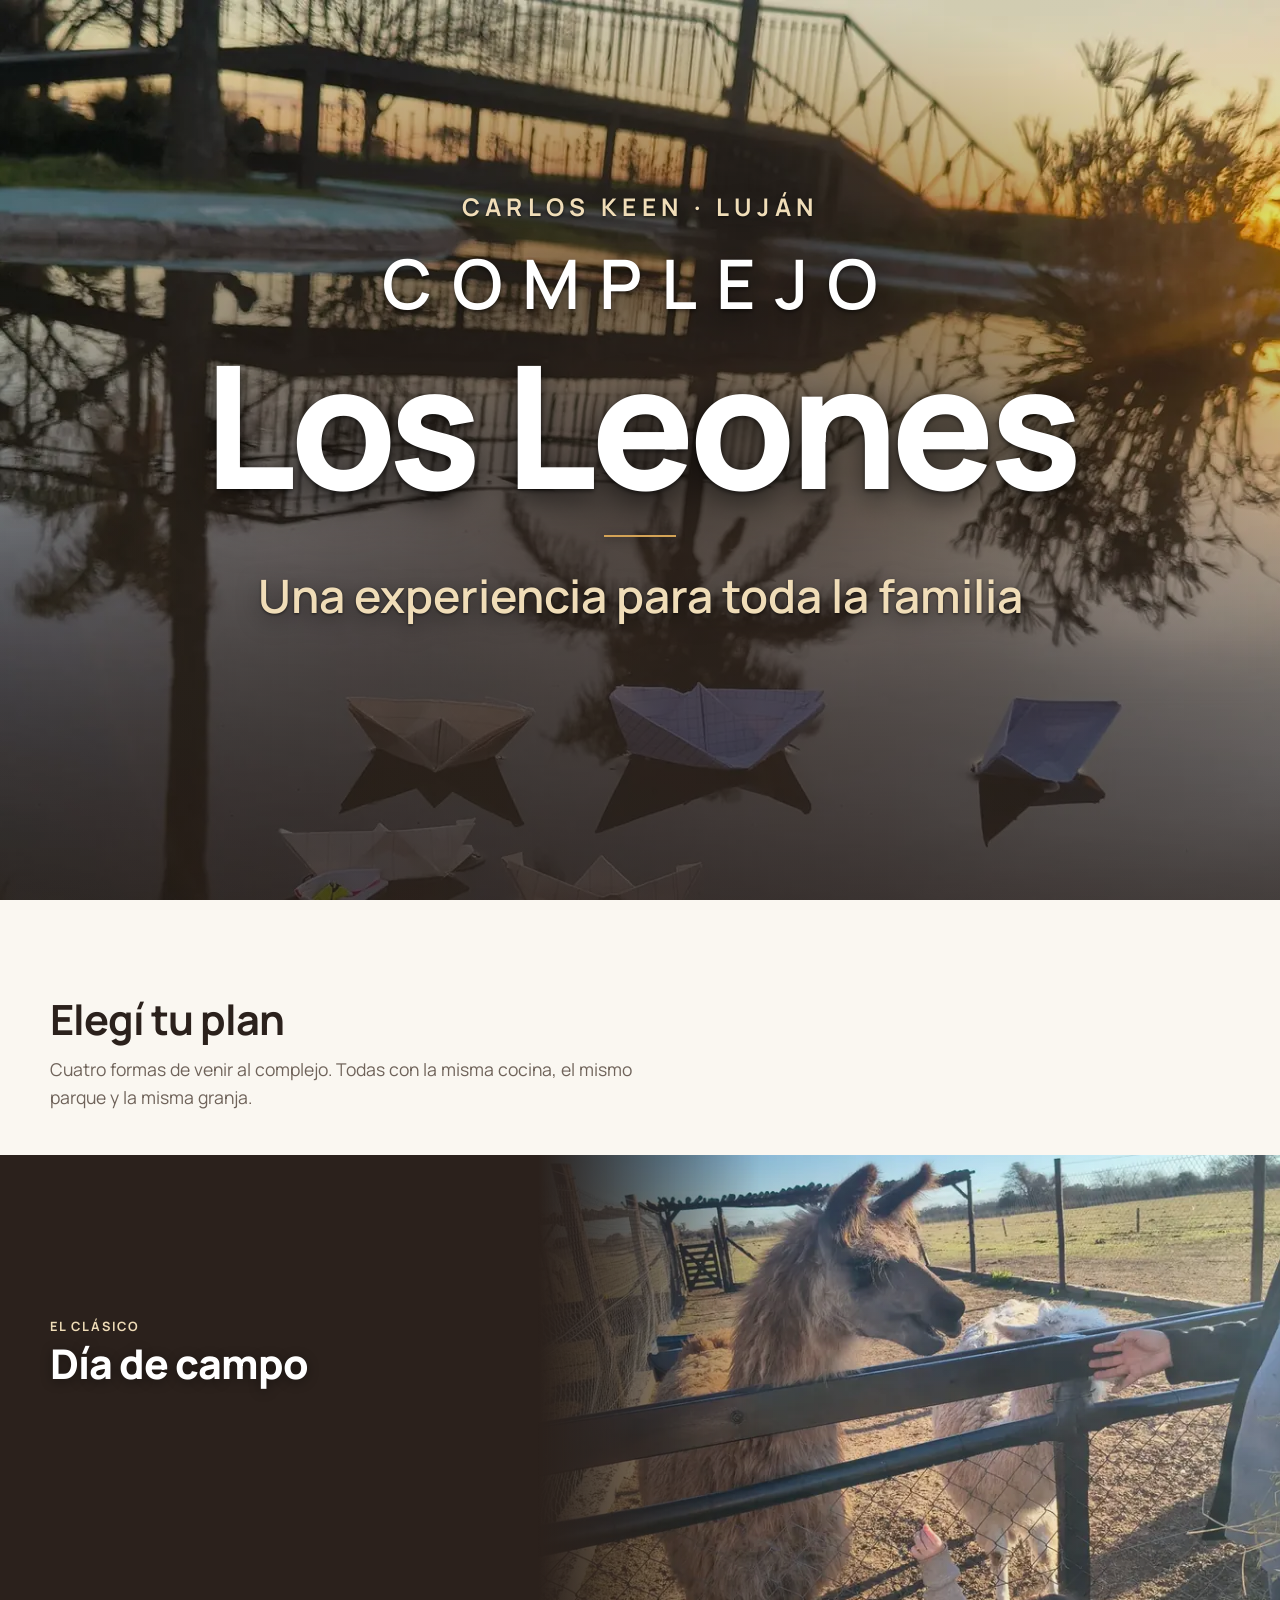
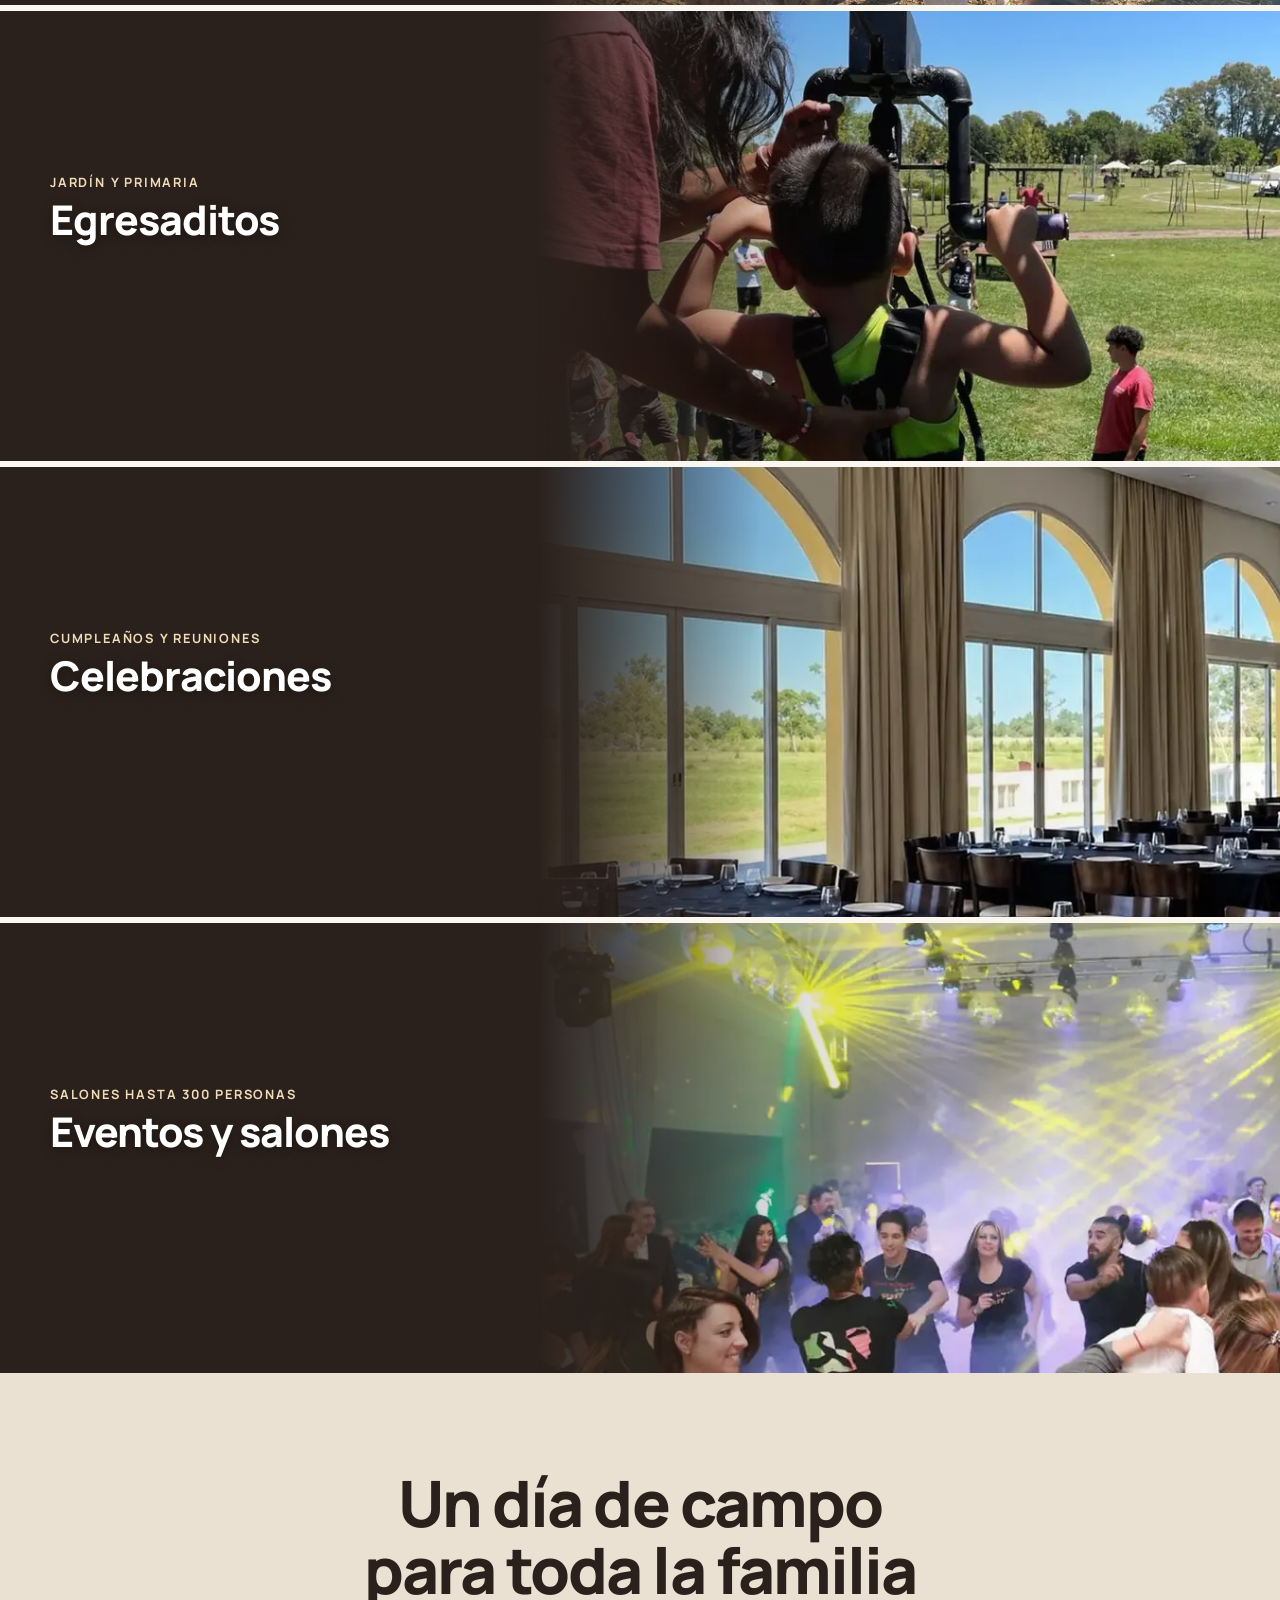
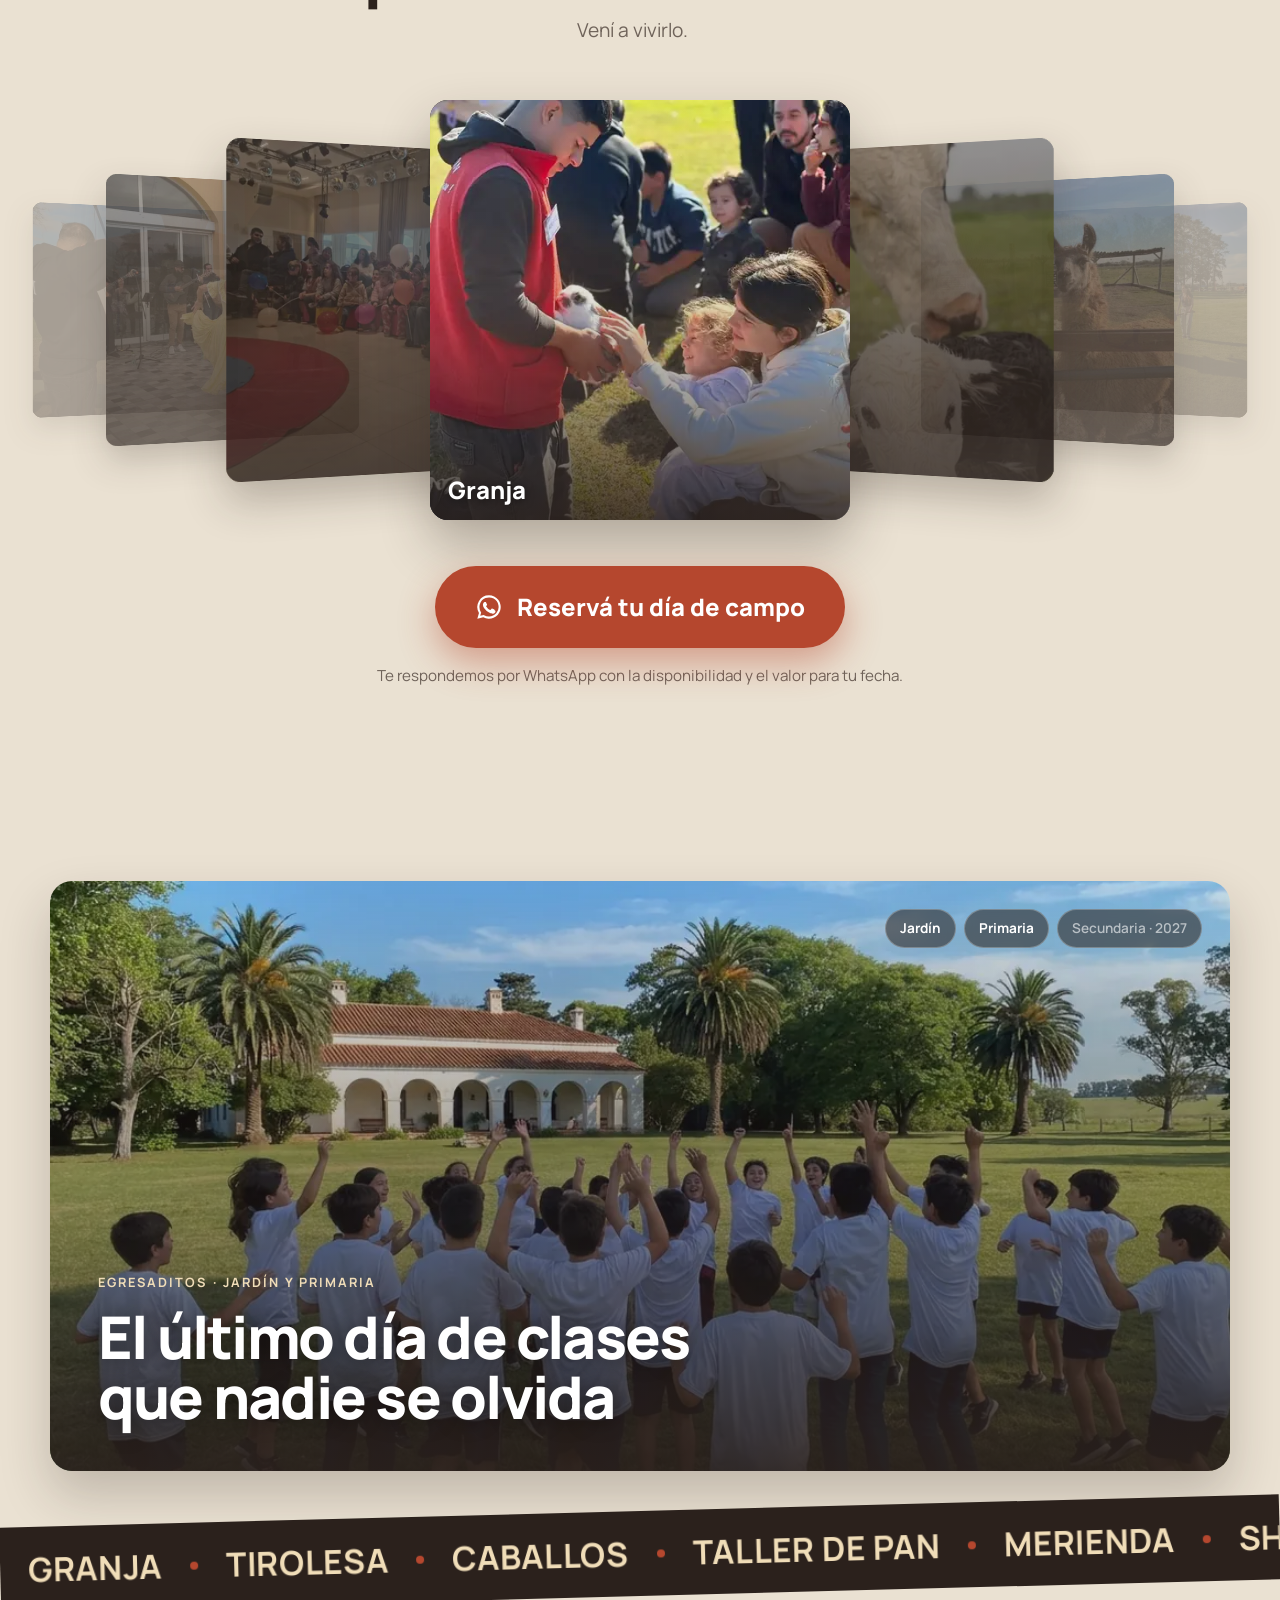
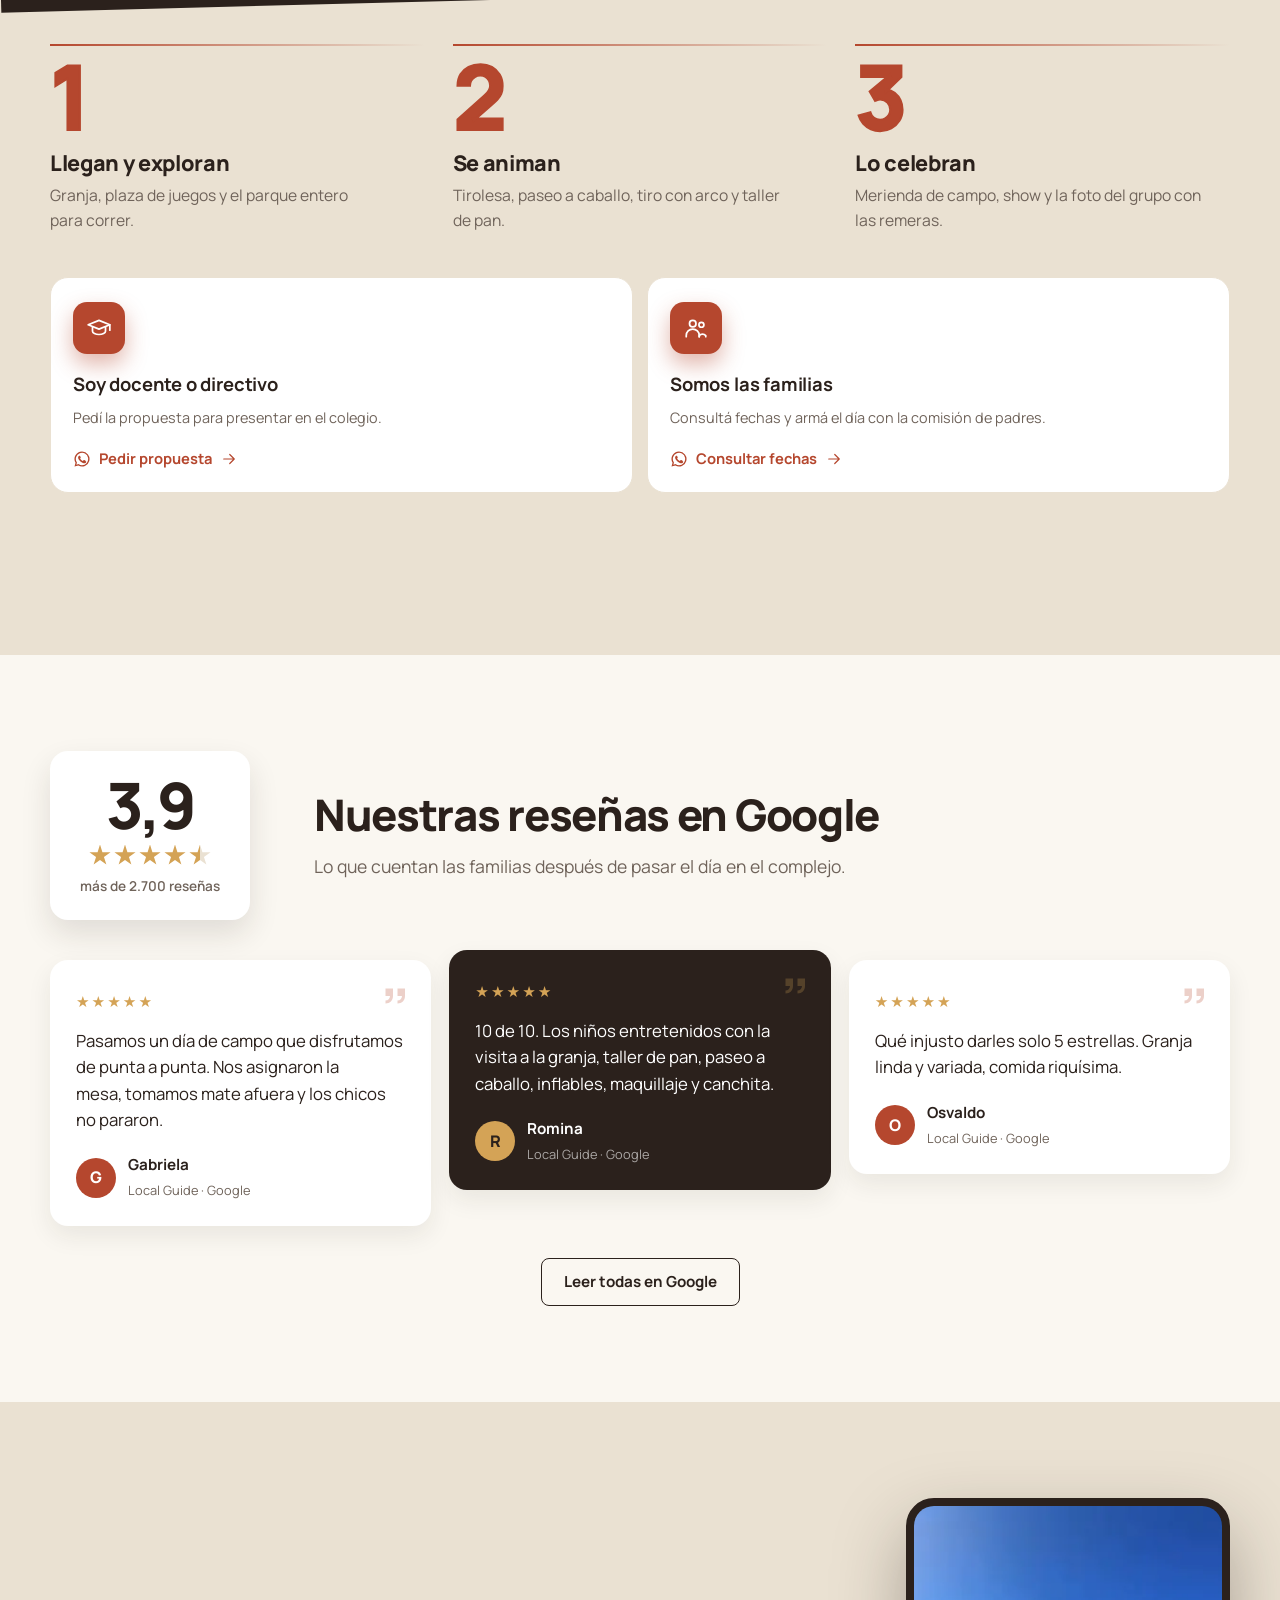
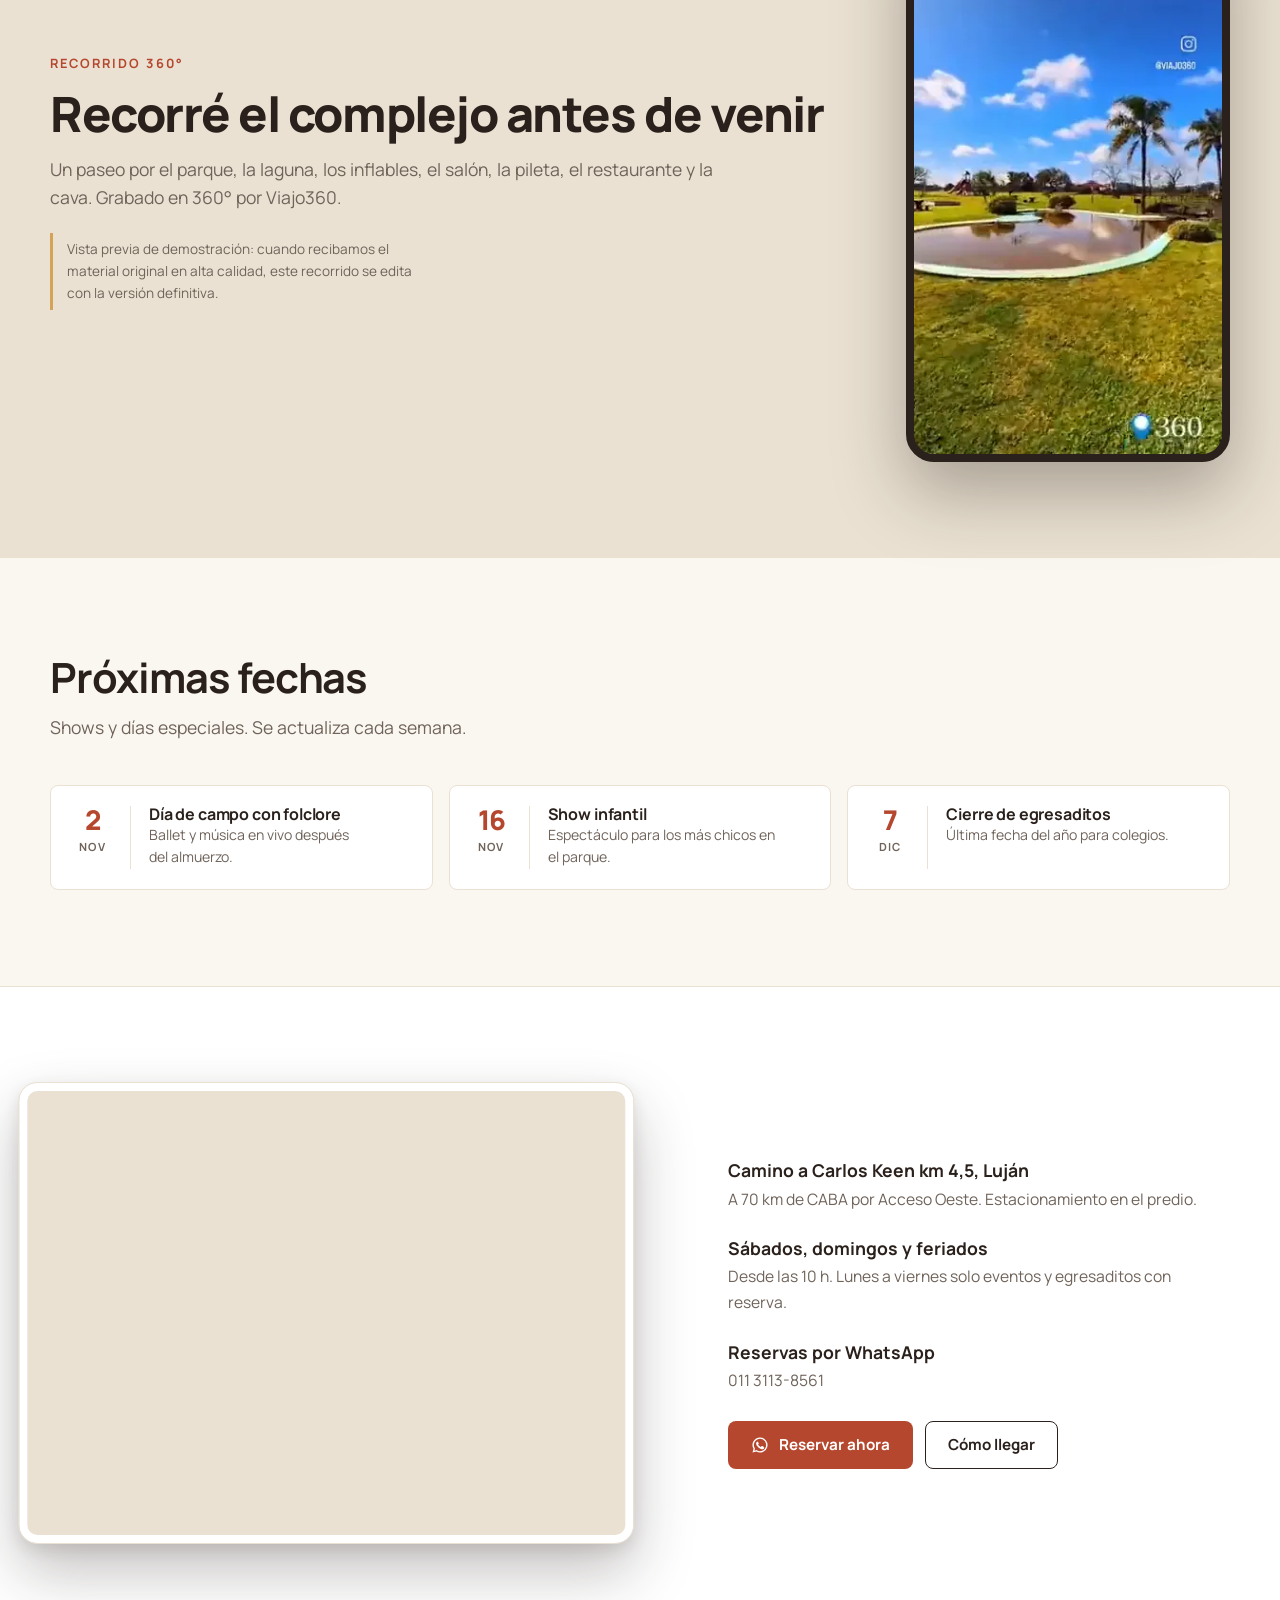
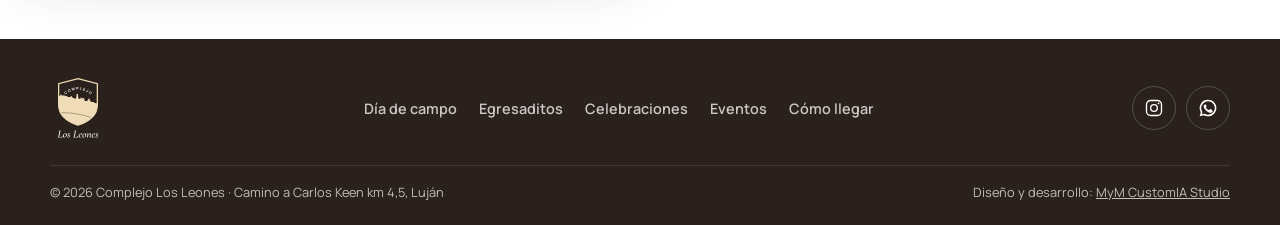
<file: index.html>
<!doctype html>
<html lang="es-AR" class="no-js">
<head>
<meta charset="utf-8">
<meta name="viewport" content="width=device-width,initial-scale=1">
<meta name="robots" content="noindex">
<title>Complejo Los Leones · Día de campo en Carlos Keen, Luján</title>
<meta name="description" content="Día de campo a 70 km de CABA: granja, tirolesa, caballos, shows y almuerzo en nuestro restaurante de campo. Egresaditos, celebraciones y eventos en Carlos Keen, Luján.">
<meta name="theme-color" content="#2B211C">
<link rel="icon" type="image/svg+xml" href="assets/img/isotipo.svg">
<link rel="canonical" href="https://complejolosleones.com/">
<meta property="og:type" content="website">
<meta property="og:locale" content="es_AR">
<meta property="og:site_name" content="Complejo Los Leones">
<meta property="og:title" content="Complejo Los Leones · Día de campo en Carlos Keen, Luján">
<meta property="og:description" content="Una experiencia para toda la familia a 70 km de CABA: granja, tirolesa, caballos, shows y almuerzo de campo. Egresaditos, celebraciones y eventos.">
<meta property="og:url" content="https://complejolosleones.com/">
<meta property="og:image" content="https://complejolosleones.com/assets/img/og.jpg">
<meta property="og:image:width" content="1200">
<meta property="og:image:height" content="630">
<meta name="twitter:card" content="summary_large_image">
<meta name="twitter:title" content="Complejo Los Leones · Día de campo en Carlos Keen, Luján">
<meta name="twitter:description" content="Una experiencia para toda la familia a 70 km de CABA: granja, tirolesa, caballos, shows y almuerzo de campo.">
<meta name="twitter:image" content="https://complejolosleones.com/assets/img/og.jpg">
<script type="application/ld+json">
{"@context":"https://schema.org","@type":["Restaurant","TouristAttraction"],"name":"Complejo Los Leones","description":"Restaurante de campo y complejo de eventos en Carlos Keen, Luján: día de campo con granja y actividades para toda la familia, egresaditos, celebraciones y salones para eventos.","url":"https://complejolosleones.com/","telephone":"+54 9 11 3113-8561","image":"https://complejolosleones.com/assets/img/og.jpg","address":{"@type":"PostalAddress","streetAddress":"Camino a Carlos Keen km 4,5","addressLocality":"Carlos Keen","addressRegion":"Buenos Aires","postalCode":"B6701","addressCountry":"AR"},"geo":{"@type":"GeoCoordinates","latitude":-34.5113596,"longitude":-59.1835315},"openingHoursSpecification":[{"@type":"OpeningHoursSpecification","dayOfWeek":["Saturday","Sunday"],"opens":"10:00","closes":"19:00"}],"servesCuisine":"Argentina","priceRange":"$$$","sameAs":["https://www.instagram.com/complejolosleones/"],"aggregateRating":{"@type":"AggregateRating","ratingValue":"4.5","reviewCount":"2724"}}
</script>
<link rel="preload" as="font" type="font/woff2" href="assets/fonts/manrope-var.woff2" crossorigin>
<link rel="stylesheet" href="assets/css/estilos.min.css?v=20261103v">
<script src="assets/js/main.js?v=20261103u" defer></script>
</head>
<body>
<a class="saltar" href="#contenido">Saltar al contenido</a>

<svg width="0" height="0" class="oculto-svg" aria-hidden="true" focusable="false">
  <symbol id="i-wa" viewBox="0 0 24 24"><path d="M12 2a10 10 0 0 0-8.6 15.1L2 22l5.1-1.3A10 10 0 1 0 12 2zm0 18.2a8.2 8.2 0 0 1-4.2-1.2l-.3-.2-3 .8.8-2.9-.2-.3A8.2 8.2 0 1 1 12 20.2zm4.5-6.1c-.2-.1-1.5-.7-1.7-.8s-.4-.1-.6.1-.6.8-.8 1-.3.2-.5.1a6.7 6.7 0 0 1-3.3-2.9c-.3-.4.3-.4.7-1.3.1-.2 0-.3 0-.4l-.8-1.8c-.2-.5-.4-.4-.6-.4h-.5a1 1 0 0 0-.7.3 3 3 0 0 0-.9 2.2 5.2 5.2 0 0 0 1.1 2.8 11.9 11.9 0 0 0 4.6 4c1.7.7 2.3.8 3.1.7a2.7 2.7 0 0 0 1.8-1.2 2.2 2.2 0 0 0 .1-1.2l-.5-.2z"/></symbol>
  <symbol id="i-granja" viewBox="0 0 24 24"><path d="M3 11 12 4l9 7"/><path d="M5 10v10h14V10"/><path d="M9 20v-6h6v6"/><path d="M9 14h6"/></symbol>
  <symbol id="i-tirolesa" viewBox="0 0 24 24"><path d="M2 6l20 6"/><circle cx="12" cy="10.5" r="2"/><path d="M12 12.5v4"/><path d="M9.5 20h5"/><path d="M10 16.5h4"/></symbol>
  <symbol id="i-caballo" viewBox="0 0 24 24"><path d="M6 20V11a6 6 0 0 1 12 0v9"/><path d="M4 20h4M16 20h4"/><path d="M8 13h.01M16 13h.01M7 16h.01M17 16h.01"/></symbol>
  <symbol id="i-pan" viewBox="0 0 24 24"><path d="M12 21V8"/><path d="M12 8c-3 0-4-2-4-4 2 0 4 1 4 4z"/><path d="M12 8c3 0 4-2 4-4-2 0-4 1-4 4z"/><path d="M12 13c-3 0-4-2-4-4 2 0 4 1 4 4z"/><path d="M12 13c3 0 4-2 4-4-2 0-4 1-4 4z"/><path d="M12 18c-3 0-4-2-4-4 2 0 4 1 4 4z"/><path d="M12 18c3 0 4-2 4-4-2 0-4 1-4 4z"/></symbol>
  <symbol id="i-juegos" viewBox="0 0 24 24"><circle cx="12" cy="12" r="9"/><path d="M12 3a9 9 0 0 1 0 18"/><path d="M3 12h18"/><path d="M7 5.5c3 3 3 10 0 13M17 5.5c-3 3-3 10 0 13"/></symbol>
  <symbol id="i-almuerzo" viewBox="0 0 24 24"><path d="M7 3v18"/><path d="M4 3v5a3 3 0 0 0 6 0V3"/><path d="M17 3c-2 0-3 3-3 7h3v11"/></symbol>
  <symbol id="i-merienda" viewBox="0 0 24 24"><path d="M4 9h12v5a5 5 0 0 1-10 0z"/><path d="M16 10h2a2.5 2.5 0 0 1 0 5h-2"/><path d="M4 21h14"/><path d="M8 4c0 1.5 1 1.5 1 3M12 4c0 1.5 1 1.5 1 3"/></symbol>
  <symbol id="i-shows" viewBox="0 0 24 24"><path d="M9 18V6l10-2v12"/><circle cx="6.5" cy="18" r="2.5"/><circle cx="16.5" cy="16" r="2.5"/></symbol>
  <symbol id="i-docente" viewBox="0 0 24 24"><path d="M2 9l10-4 10 4-10 4z"/><path d="M6 11v4c0 1.5 2.7 3 6 3s6-1.5 6-3v-4"/><path d="M22 9v5"/></symbol>
  <symbol id="i-familias" viewBox="0 0 24 24"><circle cx="9" cy="8" r="3"/><circle cx="17" cy="9" r="2.3"/><path d="M3 20v-1a6 6 0 0 1 12 0v1"/><path d="M15 20v-1a4 4 0 0 1 6 0v1"/></symbol>
  <symbol id="i-play" viewBox="0 0 24 24"><path d="M6 4l14 8-14 8z"/></symbol>
  <symbol id="i-menu" viewBox="0 0 24 24"><path d="M4 7h16M4 12h16M4 17h16"/></symbol>
</svg>

<header class="top" id="top">
  <div class="cont top-in">
    <a class="marca" href="#inicio">
      <img src="assets/img/marca-los-leones.svg" alt="Complejo Los Leones" width="203" height="60">
    </a>
    <button class="menu-btn" type="button" aria-expanded="false" aria-controls="nav" aria-label="Abrir menú"><svg class="ico"><use href="#i-menu"/></svg></button>
    <nav class="nav" id="nav" aria-label="Principal">
      <a href="#incluye">Día de campo</a>
      <a href="#egresaditos">Egresaditos</a>
      <a href="#planes">Celebraciones</a>
      <a href="#planes">Eventos</a>
      <a href="#contacto">Cómo llegar</a>
      <a class="btn btn-teja btn-sm" href="https://wa.me/5491131138561?text=Hola!%20Quiero%20info%20para%20un%20d%C3%ADa%20de%20campo." target="_blank" rel="noopener">Reservar</a>
    </nav>
  </div>
</header>

<main id="contenido">

<!-- ═══ 1 · PORTADA ═══════════════════════════════════════════════ -->
<section class="hero" id="inicio">
  <!-- Fondo: arranca con la galería; las otras cinco fotos (data-pc / data-movil) las agrega el JS después de que
       cargó la página y, cuando el texto terminó de entrar, van pasando con fundido lento. -->
  <div class="hero-fondos" data-pc="llamas,salon,cava" data-movil="llamas,salon,cava">
    <picture>
      <source media="(max-width:700px)" type="image/webp" srcset="assets/img/fondo-barquitos-movil-720.webp">
      <source media="(max-width:700px)" srcset="assets/img/fondo-barquitos-movil-720.jpg">
      <source type="image/webp" srcset="assets/img/fondo-barquitos.webp">
      <img src="assets/img/fondo-barquitos.jpg" alt="Barquitos de papel en la laguna del complejo al atardecer" width="1600" height="900" decoding="async" class="activa" fetchpriority="high">
    </picture>
  </div>
  <div class="cont hero-in">
    <div class="hero-texto">
      <p class="hero-sobre">Carlos Keen · Luján</p>
      <h1 class="hero-titulo"><span>Complejo</span> <span>Los Leones</span></h1>
      <span class="hero-linea" aria-hidden="true"></span>
      <p class="hero-lema">Una experiencia para toda la familia</p>
    </div>
  </div>
</section>

<!-- ═══ 2 · PLANES ════════════════════════════════════════════════ -->
<section class="seccion planes" id="planes">
  <div class="cont">
    <div class="cabecera rev">
      <h2>Elegí tu plan</h2>
      <p class="lead">Cuatro formas de venir al complejo. Todas con la misma cocina, el mismo parque y la misma granja.</p>
    </div>
  </div>
  <ul class="franjas">
    <li class="franja rev dia" data-lado="izq">
      <a href="#incluye">
        <picture><source type="image/webp" srcset="assets/img/plan-dia-de-campo-480.webp 480w, assets/img/plan-dia-de-campo-800.webp 800w, assets/img/plan-dia-de-campo.webp 1200w" sizes="(max-width:700px) 100vw, 58vw"><img src="assets/img/plan-dia-de-campo-800.jpg" srcset="assets/img/plan-dia-de-campo-480.jpg 480w, assets/img/plan-dia-de-campo-800.jpg 800w, assets/img/plan-dia-de-campo.jpg 1200w" sizes="(max-width:700px) 100vw, 58vw" alt="" width="1200" height="900" loading="lazy" decoding="async"></picture>
        <div class="cont franja-in">
          <span class="tag">El clásico</span>
          <h3>Día de campo</h3>
          <p>Jornada completa para familias y grupos: actividades, almuerzo, merienda y shows.</p>
        </div>
      </a>
    </li>
    <li class="franja rev egre-f" data-lado="der">
      <a href="#egresaditos">
        <picture><source type="image/webp" srcset="assets/img/plan-egresaditos-480.webp 480w, assets/img/plan-egresaditos-800.webp 800w, assets/img/plan-egresaditos.webp 1200w" sizes="(max-width:700px) 100vw, 58vw"><img src="assets/img/plan-egresaditos-800.jpg" srcset="assets/img/plan-egresaditos-480.jpg 480w, assets/img/plan-egresaditos-800.jpg 800w, assets/img/plan-egresaditos.jpg 1200w" sizes="(max-width:700px) 100vw, 58vw" alt="" width="1200" height="900" loading="lazy" decoding="async"></picture>
        <div class="cont franja-in">
          <span class="tag">Jardín y primaria</span>
          <h3>Egresaditos</h3>
          <p>Un día en el campo para cerrar el año: actividades por nivel, merienda y recuerdo grupal.</p>
        </div>
      </a>
    </li>
    <li class="franja rev cele" data-lado="izq">
      <a href="https://wa.me/5491131138561?text=Hola!%20Quiero%20info%20para%20una%20celebraci%C3%B3n.%20Fecha%3A%20____%20%C2%B7%20Somos%3A%20____" target="_blank" rel="noopener">
        <picture><source type="image/webp" srcset="assets/img/plan-celebraciones-480.webp 480w, assets/img/plan-celebraciones-800.webp 800w, assets/img/plan-celebraciones.webp 1200w" sizes="(max-width:700px) 100vw, 58vw"><img src="assets/img/plan-celebraciones-800.jpg" srcset="assets/img/plan-celebraciones-480.jpg 480w, assets/img/plan-celebraciones-800.jpg 800w, assets/img/plan-celebraciones.jpg 1200w" sizes="(max-width:700px) 100vw, 58vw" alt="" width="1200" height="900" loading="lazy" decoding="async"></picture>
        <div class="cont franja-in">
          <span class="tag">Cumpleaños y reuniones</span>
          <h3>Celebraciones</h3>
          <p>Cumpleaños, aniversarios y encuentros familiares con mesa reservada y actividades para los chicos.</p>
        </div>
      </a>
    </li>
    <li class="franja rev even" data-lado="der">
      <a href="https://wa.me/5491131138561?text=Hola!%20Quiero%20info%20para%20un%20evento%20en%20sal%C3%B3n.%20Tipo%3A%20____%20%C2%B7%20Fecha%3A%20____" target="_blank" rel="noopener">
        <picture><source type="image/webp" srcset="assets/img/plan-eventos-480.webp 480w, assets/img/plan-eventos.webp 800w" sizes="(max-width:700px) 100vw, 58vw"><img src="assets/img/plan-eventos.jpg" srcset="assets/img/plan-eventos-480.jpg 480w, assets/img/plan-eventos.jpg 800w" sizes="(max-width:700px) 100vw, 58vw" alt="" width="800" height="600" loading="lazy" decoding="async"></picture>
        <div class="cont franja-in">
          <span class="tag">Salones hasta 300 personas</span>
          <h3>Eventos y salones</h3>
          <p>Casamientos, XV y jornadas de empresa en nuestros tres salones, con catering propio.</p>
        </div>
      </a>
    </li>
  </ul>
</section>

<!-- ═══ 3 · QUÉ INCLUYE ═══════════════════════════════════════════ -->
<section class="seccion incluye" id="incluye">
  <div class="cont">
    <div class="incluye-cab rev">
      <h2>Un día de campo para toda la familia</h2>
      <p class="lead">Vení a vivirlo.</p>
    </div>
    <div class="coverflow rev" id="coverflow">
      <ul class="cf-pista">
      <li class="cf-item"><picture><source type="image/webp" srcset="assets/img/act-granja-320.webp 320w, assets/img/act-granja-480.webp 480w, assets/img/act-granja.webp 800w" sizes="(max-width:700px) 230px, (max-width:1200px) 34vw, 420px"><img src="assets/img/act-granja-480.jpg" srcset="assets/img/act-granja-320.jpg 320w, assets/img/act-granja-480.jpg 480w, assets/img/act-granja.jpg 800w" sizes="(max-width:700px) 230px, (max-width:1200px) 34vw, 420px" alt="Granja" width="800" height="800" decoding="async"></picture><span>Granja</span></li>
      <li class="cf-item"><picture><source type="image/webp" srcset="assets/img/act-ternero-320.webp 320w, assets/img/act-ternero-480.webp 480w, assets/img/act-ternero.webp 800w" sizes="(max-width:700px) 230px, (max-width:1200px) 34vw, 420px"><img src="assets/img/act-ternero-480.jpg" srcset="assets/img/act-ternero-320.jpg 320w, assets/img/act-ternero-480.jpg 480w, assets/img/act-ternero.jpg 800w" sizes="(max-width:700px) 230px, (max-width:1200px) 34vw, 420px" alt="Animales de campo" width="800" height="800" decoding="async" loading="lazy"></picture><span>Animales de campo</span></li>
      <li class="cf-item"><picture><source type="image/webp" srcset="assets/img/act-llamas-320.webp 320w, assets/img/act-llamas-480.webp 480w, assets/img/act-llamas.webp 800w" sizes="(max-width:700px) 230px, (max-width:1200px) 34vw, 420px"><img src="assets/img/act-llamas-480.jpg" srcset="assets/img/act-llamas-320.jpg 320w, assets/img/act-llamas-480.jpg 480w, assets/img/act-llamas.jpg 800w" sizes="(max-width:700px) 230px, (max-width:1200px) 34vw, 420px" alt="Llamas" width="800" height="800" decoding="async" loading="lazy"></picture><span>Llamas</span></li>
      <li class="cf-item"><picture><source type="image/webp" srcset="assets/img/act-caballo-320.webp 320w, assets/img/act-caballo-480.webp 480w, assets/img/act-caballo.webp 800w" sizes="(max-width:700px) 230px, (max-width:1200px) 34vw, 420px"><img src="assets/img/act-caballo-480.jpg" srcset="assets/img/act-caballo-320.jpg 320w, assets/img/act-caballo-480.jpg 480w, assets/img/act-caballo.jpg 800w" sizes="(max-width:700px) 230px, (max-width:1200px) 34vw, 420px" alt="Paseo a caballo" width="800" height="800" decoding="async" loading="lazy"></picture><span>Paseo a caballo</span></li>
      <li class="cf-item"><picture><source type="image/webp" srcset="assets/img/act-sulky-320.webp 320w, assets/img/act-sulky-480.webp 480w, assets/img/act-sulky.webp 800w" sizes="(max-width:700px) 230px, (max-width:1200px) 34vw, 420px"><img src="assets/img/act-sulky-480.jpg" srcset="assets/img/act-sulky-320.jpg 320w, assets/img/act-sulky-480.jpg 480w, assets/img/act-sulky.jpg 800w" sizes="(max-width:700px) 230px, (max-width:1200px) 34vw, 420px" alt="Paseo en sulky" width="800" height="800" decoding="async" loading="lazy"></picture><span>Paseo en sulky</span></li>
      <li class="cf-item"><picture><source type="image/webp" srcset="assets/img/act-tirolesa-320.webp 320w, assets/img/act-tirolesa-480.webp 480w, assets/img/act-tirolesa.webp 800w" sizes="(max-width:700px) 230px, (max-width:1200px) 34vw, 420px"><img src="assets/img/act-tirolesa-480.jpg" srcset="assets/img/act-tirolesa-320.jpg 320w, assets/img/act-tirolesa-480.jpg 480w, assets/img/act-tirolesa.jpg 800w" sizes="(max-width:700px) 230px, (max-width:1200px) 34vw, 420px" alt="Tirolesa" width="800" height="800" decoding="async" loading="lazy"></picture><span>Tirolesa</span></li>
      <li class="cf-item"><picture><source type="image/webp" srcset="assets/img/act-pan-320.webp 320w, assets/img/act-pan-480.webp 480w, assets/img/act-pan.webp 800w" sizes="(max-width:700px) 230px, (max-width:1200px) 34vw, 420px"><img src="assets/img/act-pan-480.jpg" srcset="assets/img/act-pan-320.jpg 320w, assets/img/act-pan-480.jpg 480w, assets/img/act-pan.jpg 800w" sizes="(max-width:700px) 230px, (max-width:1200px) 34vw, 420px" alt="Taller de pan" width="800" height="800" decoding="async" loading="lazy"></picture><span>Taller de pan</span></li>
      <li class="cf-item"><picture><source type="image/webp" srcset="assets/img/act-maquillaje-320.webp 320w, assets/img/act-maquillaje-480.webp 480w, assets/img/act-maquillaje.webp 800w" sizes="(max-width:700px) 230px, (max-width:1200px) 34vw, 420px"><img src="assets/img/act-maquillaje-480.jpg" srcset="assets/img/act-maquillaje-320.jpg 320w, assets/img/act-maquillaje-480.jpg 480w, assets/img/act-maquillaje.jpg 800w" sizes="(max-width:700px) 230px, (max-width:1200px) 34vw, 420px" alt="Maquillaje artístico" width="800" height="800" decoding="async" loading="lazy"></picture><span>Maquillaje artístico</span></li>
      <li class="cf-item"><picture><source type="image/webp" srcset="assets/img/act-juegos-320.webp 320w, assets/img/act-juegos-480.webp 480w, assets/img/act-juegos.webp 800w" sizes="(max-width:700px) 230px, (max-width:1200px) 34vw, 420px"><img src="assets/img/act-juegos-480.jpg" srcset="assets/img/act-juegos-320.jpg 320w, assets/img/act-juegos-480.jpg 480w, assets/img/act-juegos.jpg 800w" sizes="(max-width:700px) 230px, (max-width:1200px) 34vw, 420px" alt="Plaza de juegos" width="800" height="800" decoding="async" loading="lazy"></picture><span>Plaza de juegos</span></li>
      <li class="cf-item"><picture><source type="image/webp" srcset="assets/img/act-arco-320.webp 320w, assets/img/act-arco-480.webp 480w, assets/img/act-arco.webp 800w" sizes="(max-width:700px) 230px, (max-width:1200px) 34vw, 420px"><img src="assets/img/act-arco-480.jpg" srcset="assets/img/act-arco-320.jpg 320w, assets/img/act-arco-480.jpg 480w, assets/img/act-arco.jpg 800w" sizes="(max-width:700px) 230px, (max-width:1200px) 34vw, 420px" alt="Tiro con arco" width="800" height="800" decoding="async" loading="lazy"></picture><span>Tiro con arco</span></li>
      <li class="cf-item"><picture><source type="image/webp" srcset="assets/img/act-folclore-320.webp 320w, assets/img/act-folclore-480.webp 480w, assets/img/act-folclore.webp 800w" sizes="(max-width:700px) 230px, (max-width:1200px) 34vw, 420px"><img src="assets/img/act-folclore-480.jpg" srcset="assets/img/act-folclore-320.jpg 320w, assets/img/act-folclore-480.jpg 480w, assets/img/act-folclore.jpg 800w" sizes="(max-width:700px) 230px, (max-width:1200px) 34vw, 420px" alt="Folclore en vivo" width="800" height="800" decoding="async" loading="lazy"></picture><span>Folclore en vivo</span></li>
      <li class="cf-item"><picture><source type="image/webp" srcset="assets/img/act-circo-320.webp 320w, assets/img/act-circo-480.webp 480w, assets/img/act-circo.webp 800w" sizes="(max-width:700px) 230px, (max-width:1200px) 34vw, 420px"><img src="assets/img/act-circo-480.jpg" srcset="assets/img/act-circo-320.jpg 320w, assets/img/act-circo-480.jpg 480w, assets/img/act-circo.jpg 800w" sizes="(max-width:700px) 230px, (max-width:1200px) 34vw, 420px" alt="Show infantil" width="800" height="800" decoding="async" loading="lazy"></picture><span>Show infantil</span></li>
      </ul>
    </div>
    <div class="reserva rev">
      <a class="btn-reserva" href="https://wa.me/5491131138561?text=Hola!%20Quiero%20reservar%20un%20d%C3%ADa%20de%20campo.%20Fecha%3A%20____%20%C2%B7%20Adultos%3A%20__%20%C2%B7%20Chicos%3A%20__" target="_blank" rel="noopener"><svg><use href="#i-wa"/></svg>Reservá tu día de campo</a>
      <p>Te respondemos por WhatsApp con la disponibilidad y el valor para tu fecha.</p>
    </div>
  </div>
</section>

<!-- ═══ 5 · EGRESADITOS ═══════════════════════════════════════════ -->
<section class="seccion egre" id="egresaditos">
  <div class="cont">
    <!-- Foto grande con el título montado encima -->
    <div class="egre-hero rev">
      <picture><source type="image/webp" srcset="assets/img/egresaditos-480.webp 480w, assets/img/egresaditos-800.webp 800w, assets/img/egresaditos.webp 1200w" sizes="(max-width:900px) 100vw, 1180px"><img src="assets/img/egresaditos-800.jpg" srcset="assets/img/egresaditos-480.jpg 480w, assets/img/egresaditos-800.jpg 800w, assets/img/egresaditos.jpg 1200w" sizes="(max-width:900px) 100vw, 1180px" alt="Grupo de egresaditos festejando en el parque del complejo" width="1200" height="900" loading="lazy" decoding="async"></picture><!-- ▼ imagen de ejemplo (IA): reemplazar por foto real -->
      <div class="egre-hero-texto">
        <span class="tag">Egresaditos · Jardín y primaria</span>
        <h2><span class="w">El</span> <span class="w">último</span> <span class="w">día</span> <span class="w">de</span> <span class="w">clases</span><br><span class="w">que</span> <span class="w">nadie</span> <span class="w">se</span> <span class="w">olvida</span></h2>
      </div>
      <ul class="niveles" aria-label="Niveles">
        <li class="nivel">Jardín</li>
        <li class="nivel">Primaria</li>
        <li class="nivel pronto">Secundaria · 2027</li>
      </ul>
    </div>
  </div>

  <!-- Cinta con las palabras del día: se desplaza con el scroll -->
  <div class="cinta" aria-hidden="true"><div class="cinta-pista"><div class="cinta-grupo"><span>Granja</span><i></i><span>Tirolesa</span><i></i><span>Caballos</span><i></i><span>Taller de pan</span><i></i><span>Merienda</span><i></i><span>Show</span><i></i><span>Foto grupal</span><i></i></div><div class="cinta-grupo"><span>Granja</span><i></i><span>Tirolesa</span><i></i><span>Caballos</span><i></i><span>Taller de pan</span><i></i><span>Merienda</span><i></i><span>Show</span><i></i><span>Foto grupal</span><i></i></div></div></div>

  <div class="cont">
    <!-- Tres pasos -->
    <ol class="pasos">
      <li class="paso rev"><span class="paso-num">1</span><h3>Llegan y exploran</h3><p>Granja, plaza de juegos y el parque entero para correr.</p></li>
      <li class="paso rev"><span class="paso-num">2</span><h3>Se animan</h3><p>Tirolesa, paseo a caballo, tiro con arco y taller de pan.</p></li>
      <li class="paso rev"><span class="paso-num">3</span><h3>Lo celebran</h3><p>Merienda de campo, show y la foto del grupo con las remeras.</p></li>
    </ol>

    <!-- Dos puertas de entrada -->
    <div class="doble">
      <a class="rev" href="https://wa.me/5491131138561?text=Hola!%20Soy%20docente%2Fdirectivo%20y%20quiero%20la%20propuesta%20de%20egresaditos.%20Colegio%3A%20____%20%C2%B7%20Nivel%3A%20____%20%C2%B7%20Cantidad%3A%20__" target="_blank" rel="noopener">
        <span class="doble-ico"><svg class="ico"><use href="#i-docente"/></svg></span>
        <b>Soy docente o directivo</b>
        <span class="doble-txt">Pedí la propuesta para presentar en el colegio.</span>
        <span class="doble-cta"><svg><use href="#i-wa"/></svg>Pedir propuesta<svg class="ico doble-flecha" viewBox="0 0 24 24"><path d="M5 12h14M13 6l6 6-6 6"/></svg></span>
      </a>
      <a class="rev" href="https://wa.me/5491131138561?text=Hola!%20Somos%20familias%20de%20egresaditos%20y%20queremos%20info.%20Colegio%3A%20____%20%C2%B7%20Nivel%3A%20____%20%C2%B7%20Cantidad%3A%20__" target="_blank" rel="noopener">
        <span class="doble-ico"><svg class="ico"><use href="#i-familias"/></svg></span>
        <b>Somos las familias</b>
        <span class="doble-txt">Consultá fechas y armá el día con la comisión de padres.</span>
        <span class="doble-cta"><svg><use href="#i-wa"/></svg>Consultar fechas<svg class="ico doble-flecha" viewBox="0 0 24 24"><path d="M5 12h14M13 6l6 6-6 6"/></svg></span>
      </a>
    </div>
    <p class="egre-confianza rev">Más de 2.700 familias nos puntuaron 4,5 ★ en Google.</p>
  </div>
</section>

<!-- ═══ 6 · RESEÑAS ═══════════════════════════════════════════════ -->
<section class="seccion resenas" id="resenas">
  <div class="cont">
    <div class="resenas-cab rev">
      <div class="resenas-score">
        <b class="score-num" data-contar="4,5">0,0</b>
        <div class="score-estrellas" role="img" aria-label="4,5 de 5 estrellas"><i></i><i></i><i></i><i></i><i class="media"></i></div>
        <span>más de 2.700 reseñas</span>
      </div>
      <div>
        <h2>Nuestras reseñas en Google</h2>
        <p class="lead">Lo que cuentan las familias después de pasar el día en el complejo.</p>
      </div>
    </div>
    <div class="resenas-grid">
      <article class="resena rev">
        <svg class="comilla" viewBox="0 0 24 24" aria-hidden="true"><path d="M7 7h5v5c0 3-2 5-5 5v-2c1.7 0 3-1.3 3-3H7V7zm8 0h5v5c0 3-2 5-5 5v-2c1.7 0 3-1.3 3-3h-3V7z"/></svg>
        <div class="estrellas" role="img" aria-label="5 estrellas">★★★★★</div>
        <p>Pasamos un día de campo que disfrutamos de punta a punta. Nos asignaron la mesa, tomamos mate afuera y los chicos no pararon.</p>
        <footer><span class="avatar">G</span><div><b>Gabriela</b><small>Local Guide · Google</small></div></footer>
      </article>
      <article class="resena rev destacada">
        <svg class="comilla" viewBox="0 0 24 24" aria-hidden="true"><path d="M7 7h5v5c0 3-2 5-5 5v-2c1.7 0 3-1.3 3-3H7V7zm8 0h5v5c0 3-2 5-5 5v-2c1.7 0 3-1.3 3-3h-3V7z"/></svg>
        <div class="estrellas" role="img" aria-label="5 estrellas">★★★★★</div>
        <p>10 de 10. Los niños entretenidos con la visita a la granja, taller de pan, paseo a caballo, inflables, maquillaje y canchita.</p>
        <footer><span class="avatar">R</span><div><b>Romina</b><small>Local Guide · Google</small></div></footer>
      </article>
      <article class="resena rev">
        <svg class="comilla" viewBox="0 0 24 24" aria-hidden="true"><path d="M7 7h5v5c0 3-2 5-5 5v-2c1.7 0 3-1.3 3-3H7V7zm8 0h5v5c0 3-2 5-5 5v-2c1.7 0 3-1.3 3-3h-3V7z"/></svg>
        <div class="estrellas" role="img" aria-label="5 estrellas">★★★★★</div>
        <p>Qué injusto darles solo 5 estrellas. Granja linda y variada, comida riquísima.</p>
        <footer><span class="avatar">O</span><div><b>Osvaldo</b><small>Local Guide · Google</small></div></footer>
      </article>
    </div>
    <div class="google rev">
      <a class="btn btn-linea" href="https://www.google.com/maps/search/Complejo+Los+Leones+Carlos+Keen" target="_blank" rel="noopener">Leer todas en Google</a>
    </div>
  </div>
</section>

<!-- ═══ 7 · RECORRIDO 360 ═════════════════════════════════════════ -->
<section class="seccion video" id="video">
  <div class="cont video-grid">
    <div class="video-texto">
      <span class="tag rev">Recorrido 360°</span>
      <h2 class="rev">Recorré el complejo antes de venir</h2>
      <p class="lead rev">Un paseo por el parque, la laguna, los inflables, el salón, la pileta, el restaurante y la cava. Grabado en 360° por Viajo360.</p>
      <p class="video-nota rev">Vista previa de demostración: cuando recibamos el material original en alta calidad, este recorrido se edita con la versión definitiva.</p>
    </div>
    <div class="video-marco rev" data-lado="der">
      <video muted playsinline loop preload="none" poster="assets/img/recorrido-poster.webp" width="324" height="576" aria-label="Recorrido en video por el Complejo Los Leones">
        <source data-src="assets/video/recorrido.mp4" type="video/mp4">
      </video>
    </div>
  </div>
</section>

<!-- ═══ 8 · AGENDA ════════════════════════════════════════════════ -->
<section class="seccion agenda" id="agenda">
  <div class="cont">
    <div class="cabecera">
      <h2>Próximas fechas</h2>
      <p class="lead">Shows y días especiales. Se actualiza cada semana.</p>
    </div>
    <div class="agenda-lista"><!-- ▼ CONFIRMAR fechas: son de ejemplo -->
      <article class="evento"><div class="fecha"><b>2</b><small>NOV</small></div><div><h3>Día de campo con folclore</h3><p>Ballet y música en vivo después del almuerzo.</p></div></article>
      <article class="evento"><div class="fecha"><b>16</b><small>NOV</small></div><div><h3>Show infantil</h3><p>Espectáculo para los más chicos en el parque.</p></div></article>
      <article class="evento"><div class="fecha"><b>7</b><small>DIC</small></div><div><h3>Cierre de egresaditos</h3><p>Última fecha del año para colegios.</p></div></article>
    </div>
  </div>
</section>

<!-- ═══ 9 · CÓMO LLEGAR ═══════════════════════════════════════════ -->
<section class="seccion contacto" id="contacto">
  <div class="cont contacto-grid">
    <div class="mapa rev" data-lado="izq">
      <iframe src="https://www.google.com/maps?q=-34.5113596,-59.1835315&z=15&output=embed&hl=es" width="600" height="450" loading="lazy" referrerpolicy="no-referrer-when-downgrade" allowfullscreen title="Ubicación del Complejo Los Leones en Google Maps"></iframe>
    </div>
    <div class="datos">
      <div class="rev"><b>Camino a Carlos Keen km 4,5, Luján</b><span>A 70 km de CABA por Acceso Oeste. Estacionamiento en el predio.</span></div>
      <div class="rev"><b>Sábados, domingos y feriados</b><span>Desde las 10 h. Lunes a viernes solo eventos y egresaditos con reserva.</span></div><!-- ▼ CONFIRMAR -->
      <div class="rev"><b>Reservas por WhatsApp</b><span>011 3113-8561</span></div><!-- ▼ CONFIRMAR número oficial -->
      <div class="rev contacto-botones">
        <a class="btn btn-teja" href="https://wa.me/5491131138561?text=Hola!%20Quiero%20reservar.%20Fecha%3A%20____%20%C2%B7%20Somos%3A%20____" target="_blank" rel="noopener"><svg><use href="#i-wa"/></svg>Reservar ahora</a>
        <a class="btn btn-linea" href="https://www.google.com/maps/dir/?api=1&destination=Complejo+Los+Leones+Carlos+Keen" target="_blank" rel="noopener">Cómo llegar</a>
      </div>
    </div>
  </div>
</section>

</main>

<!-- ═══ 10 · PIE ══════════════════════════════════════════════════ -->
<footer class="pie">
  <div class="cont">
    <div class="pie-fila">
      <a class="pie-marca" href="#inicio"><img src="assets/img/logo-los-leones-claro.svg" alt="Complejo Los Leones" width="220" height="260"></a>
      <nav class="pie-nav" aria-label="Pie"><a href="#incluye">Día de campo</a><a href="#egresaditos">Egresaditos</a><a href="#planes">Celebraciones</a><a href="#planes">Eventos</a><a href="#contacto">Cómo llegar</a></nav>
      <div class="pie-redes"><a href="https://www.instagram.com/complejolosleones/" target="_blank" rel="noopener" aria-label="Instagram"><svg class="ico" viewBox="0 0 24 24"><rect x="3" y="3" width="18" height="18" rx="5"/><circle cx="12" cy="12" r="4"/><circle cx="17.5" cy="6.5" r="1" fill="currentColor" stroke="none"/></svg></a><a href="https://wa.me/5491131138561" target="_blank" rel="noopener" aria-label="WhatsApp"><svg viewBox="0 0 24 24" class="ico-relleno"><use href="#i-wa"/></svg></a></div>
    </div>
    <div class="legal"><span>© 2026 Complejo Los Leones · Camino a Carlos Keen km 4,5, Luján</span><span>Diseño y desarrollo: <a href="https://mymcustomiastudio.com/" target="_blank" rel="noopener">MyM CustomIA Studio</a></span></div>
  </div>
</footer>


</body>
</html>
</file>
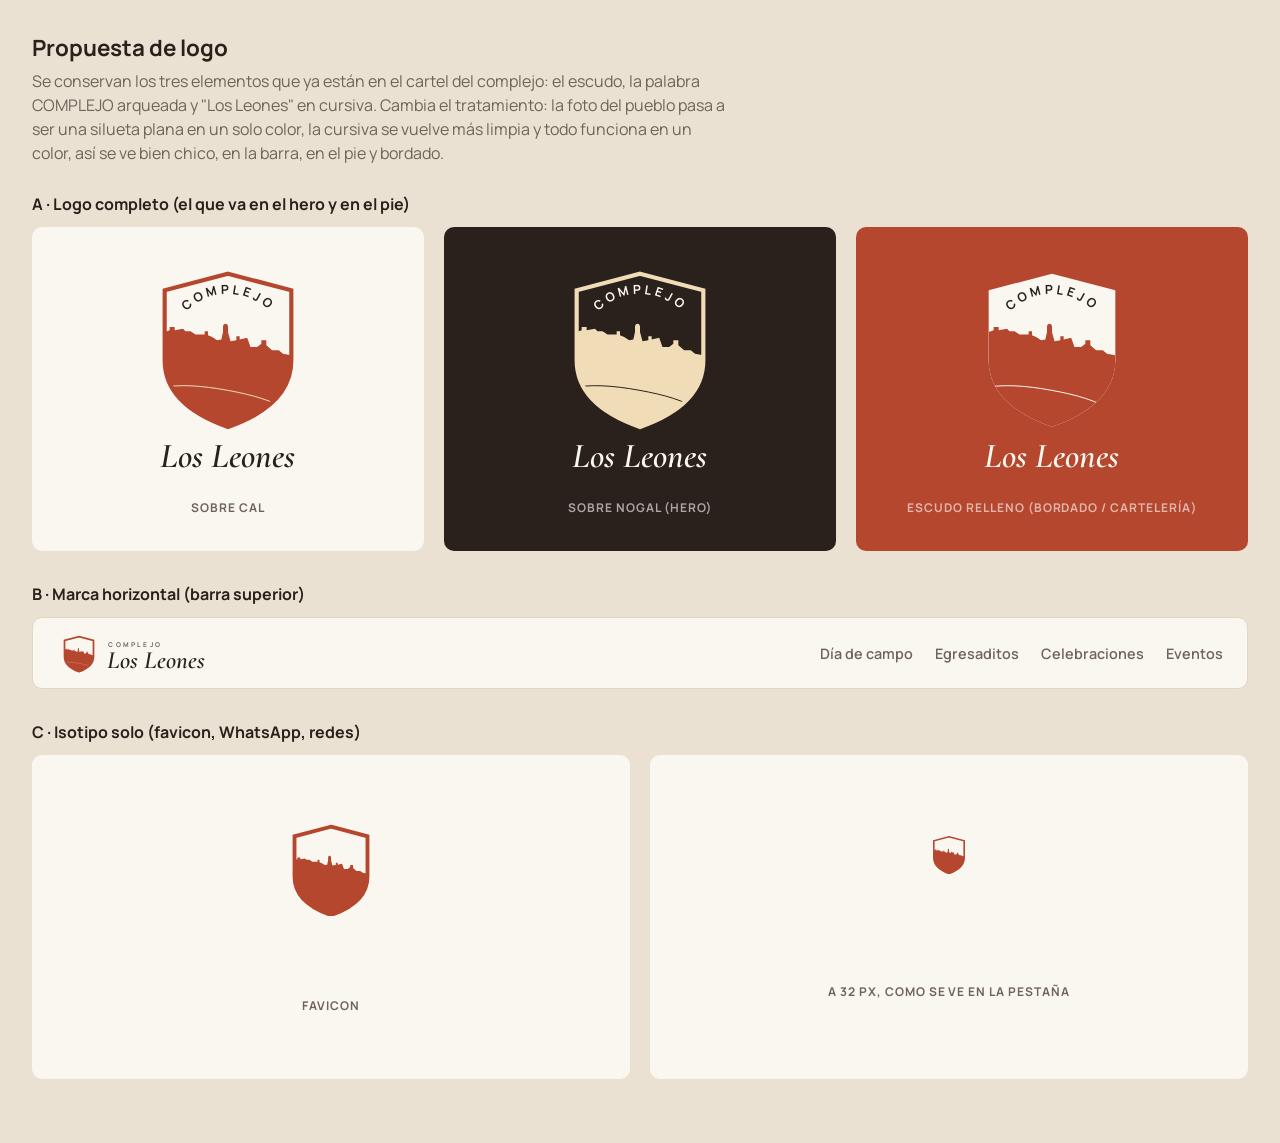
<file: _material/logo-propuesta.html>
<!doctype html>
<html lang="es">
<head>
<meta charset="utf-8">
<meta name="viewport" content="width=device-width,initial-scale=1">
<title>Propuesta de logo — Complejo Los Leones</title>
<link href="https://fonts.googleapis.com/css2?family=Cormorant+Garamond:ital,wght@1,500;1,600&family=Manrope:wght@600;700;800&display=swap" rel="stylesheet">
<style>
body{margin:0;font-family:Manrope,sans-serif;background:#EAE1D2;color:#2B211C;padding:32px}
h1{font-size:1.4rem;margin:0 0 6px}
p{max-width:70ch;color:#6F635A;margin:0 0 28px;line-height:1.5}
.fila{display:grid;grid-template-columns:repeat(auto-fit,minmax(300px,1fr));gap:20px;margin-bottom:32px}
.caja{border-radius:10px;padding:32px 24px;display:grid;place-items:center;gap:14px;min-height:260px}
.caja.cal{background:#FAF7F1}.caja.nogal{background:#2B211C}.caja.teja{background:#B5472E}
.caja small{font-size:.75rem;font-weight:700;letter-spacing:.08em;color:#6F635A}
.caja.nogal small,.caja.teja small{color:rgba(255,255,255,.6)}
svg{max-width:100%;height:auto}
.barra{background:#FAF7F1;border-radius:10px;padding:0 24px;height:70px;display:flex;align-items:center;justify-content:space-between;border:1px solid #E0D6C4}
.barra nav{display:flex;gap:22px;font-size:.9rem;font-weight:600;color:#6F635A}
h2{font-size:1rem;margin:0 0 12px}
</style>
</head>
<body>
<h1>Propuesta de logo</h1>
<p>Se conservan los tres elementos que ya están en el cartel del complejo: el escudo, la palabra COMPLEJO arqueada y "Los Leones" en cursiva. Cambia el tratamiento: la foto del pueblo pasa a ser una silueta plana en un solo color, la cursiva se vuelve más limpia y todo funciona en un color, así se ve bien chico, en la barra, en el pie y bordado.</p>

<svg width="0" height="0" style="position:absolute">
  <defs>
    <!-- Escudo -->
    <path id="escudo" d="M100 14 L176 34 V118 C176 160 140 184 100 198 C60 184 24 160 24 118 V34 Z"/>
    <clipPath id="recorte"><use href="#escudo"/></clipPath>
    <!-- Pueblo calcado del logo original (perfil real, cúpula remarcada) -->
    <path id="pueblo" clip-path="url(#recorte)" d="M24 84 L30 82 V78 H36 V82 L46 80 L49 83 L55 83 L61 87 L72 87 V83 H76 V88 L81 90 L87 94 L92 93 L94 84 V78 C94 73 100 73 100 78 V84 L103 95 L110 94 V89 H114 V93 L123 91 L127 102 L135 102 L140 98 V94 H146 V100 L153 106 L161 106 L166 110 L176 112 L176 198 L24 198 Z"/>
    <g id="casas">
      <g fill="none" stroke="currentColor" stroke-width="1.4" stroke-linecap="round" stroke-linejoin="round">
        <path d="M24 150 C50 146 80 150 110 156 C140 162 160 170 176 180" stroke-width="1.2"/>
      </g>
    </g>
    <path id="arco" d="M40 72 A70 70 0 0 1 160 72"/>
  </defs>
</svg>

<h2>A · Logo completo (el que va en el hero y en el pie)</h2>
<div class="fila">
  <div class="caja cal">
    <svg viewBox="-20 0 240 260" width="200">
      <use href="#pueblo" fill="#B5472E"/>
      <use href="#casas" color="#F0DDB8" clip-path="url(#recorte)"/>
      <use href="#escudo" fill="none" stroke="#B5472E" stroke-width="5"/>
      <text font-family="Manrope" font-weight="700" font-size="15" letter-spacing="4" fill="#2B211C"><textPath href="#arco" startOffset="50%" text-anchor="middle">COMPLEJO</textPath></text>
      <text x="100" y="246" text-anchor="middle" font-family="'Cormorant Garamond'" font-style="italic" font-weight="600" font-size="42" fill="#2B211C">Los Leones</text>
    </svg>
    <small>SOBRE CAL</small>
  </div>
  <div class="caja nogal">
    <svg viewBox="-20 0 240 260" width="200">
      <use href="#pueblo" fill="#F0DDB8"/>
      <use href="#casas" color="#2B211C" clip-path="url(#recorte)"/>
      <use href="#escudo" fill="none" stroke="#F0DDB8" stroke-width="5"/>
      <text font-family="Manrope" font-weight="700" font-size="15" letter-spacing="4" fill="#FAF7F1"><textPath href="#arco" startOffset="50%" text-anchor="middle">COMPLEJO</textPath></text>
      <text x="100" y="246" text-anchor="middle" font-family="'Cormorant Garamond'" font-style="italic" font-weight="600" font-size="42" fill="#FAF7F1">Los Leones</text>
    </svg>
    <small>SOBRE NOGAL (HERO)</small>
  </div>
  <div class="caja teja">
    <svg viewBox="-20 0 240 260" width="200">
      <use href="#escudo" fill="#FAF7F1"/>
      <use href="#pueblo" fill="#B5472E"/>
      <use href="#casas" color="#FAF7F1" clip-path="url(#recorte)"/>
      <text font-family="Manrope" font-weight="700" font-size="15" letter-spacing="4" fill="#2B211C"><textPath href="#arco" startOffset="50%" text-anchor="middle">COMPLEJO</textPath></text>
      <text x="100" y="246" text-anchor="middle" font-family="'Cormorant Garamond'" font-style="italic" font-weight="600" font-size="42" fill="#FAF7F1">Los Leones</text>
    </svg>
    <small>ESCUDO RELLENO (BORDADO / CARTELERÍA)</small>
  </div>
</div>

<h2>B · Marca horizontal (barra superior)</h2>
<div class="barra">
  <svg viewBox="0 0 300 60" height="44">
    <g transform="translate(4 4) scale(0.26)">
      <use href="#pueblo" fill="#B5472E"/>
      <use href="#casas" color="#F0DDB8" clip-path="url(#recorte)"/>
      <use href="#escudo" fill="none" stroke="#B5472E" stroke-width="9"/>
    </g>
    <text x="70" y="22" font-family="Manrope" font-weight="700" font-size="9" letter-spacing="3" fill="#6F635A">COMPLEJO</text>
    <text x="68" y="50" font-family="'Cormorant Garamond'" font-style="italic" font-weight="600" font-size="34" fill="#2B211C">Los Leones</text>
  </svg>
  <nav><span>Día de campo</span><span>Egresaditos</span><span>Celebraciones</span><span>Eventos</span></nav>
</div>

<h2 style="margin-top:32px">C · Isotipo solo (favicon, WhatsApp, redes)</h2>
<div class="fila">
  <div class="caja cal"><svg viewBox="0 0 200 200" width="96"><use href="#pueblo" fill="#B5472E"/><use href="#escudo" fill="none" stroke="#B5472E" stroke-width="8"/></svg><small>FAVICON</small></div>
  <div class="caja cal"><svg viewBox="0 0 200 200" width="40"><use href="#pueblo" fill="#B5472E"/><use href="#escudo" fill="none" stroke="#B5472E" stroke-width="8"/></svg><small>A 32 PX, COMO SE VE EN LA PESTAÑA</small></div>
</div>
</body>
</html>
</file>
<file: assets/css/estilos.min.css>
@font-face{font-family:"Manrope";src:url("../fonts/manrope-var.woff2") format("woff2");font-weight:200 800;font-style:normal;font-display:swap}:root{--teja:#B5472E;--teja-osc:#8E3521;--teja-clara:#C96A4F;--nogal:#2B211C;--gris:#6F635A;--piedra:#EAE1D2;--cal:#FAF7F1;--blanco:#FFFFFF;--oro:#D4A356;--oro-claro:#F0DDB8;--wa:#1FA85A;--wa-osc:#178A4A;--texto:"Manrope",system-ui,sans-serif;--radio:8px;--ancho:1180px;--gutter:clamp(20px,5vw,48px);--alto-header:70px;--aire:clamp(64px,9vw,96px)}*,*::before,*::after{box-sizing:border-box}html{overflow-x:clip;scroll-behavior:smooth;-webkit-text-size-adjust:100%}body{margin:0;font-family:var(--texto);color:var(--nogal);background:var(--cal);line-height:1.6;-webkit-font-smoothing:antialiased}[id]{scroll-margin-top:calc(var(--alto-header) + 16px)}h1,h2,h3,h4,p,ul,ol,dl,dd,figure{margin:0}ul,ol{padding:0;list-style:none}a{color:inherit}img{max-width:100%;height:auto;display:block}:focus-visible{outline:3px solid var(--oro);outline-offset:2px}@media(prefers-reduced-motion:reduce){*,*::before,*::after{transition:none!important;animation:none!important}html{scroll-behavior:auto}}h1,h2,h3,h4{font-weight:700;line-height:1.12;letter-spacing:-.025em;text-wrap:balance}h2{font-size:clamp(1.9rem,3.4vw,2.6rem)}h3{font-size:1.2rem;letter-spacing:-.01em}p{max-width:62ch;text-wrap:pretty}.cont{width:min(100% - 2*var(--gutter),var(--ancho));margin-inline:auto}.seccion{padding:var(--aire) 0}.lead{font-size:1.1rem;color:var(--gris);margin-top:12px}.cabecera{max-width:640px;margin-bottom:44px}.saltar{position:absolute;left:-999px;top:0;background:var(--oro);color:var(--nogal);padding:12px 16px;z-index:100}.saltar:focus{left:8px;top:8px}.btn{display:inline-flex;align-items:center;justify-content:center;gap:10px;min-height:48px;padding:0 22px;border-radius:var(--radio);font-weight:700;font-size:.95rem;text-decoration:none;border:1.5px solid transparent;cursor:pointer;transition:background .15s,border-color .15s,color .15s}.btn svg{width:18px;height:18px;flex:none;fill:currentColor}.btn-wa{background:var(--wa);color:var(--blanco)}.btn-wa:hover{background:var(--wa-osc)}.btn-teja{background:var(--teja);color:var(--blanco)}.btn-teja:hover{background:var(--teja-osc)}.btn-linea{border-color:var(--nogal);color:var(--nogal);background:transparent}.btn-linea:hover{background:var(--nogal);color:var(--blanco)}.btn-linea-claro{border-color:rgba(255,255,255,.5);color:var(--blanco);background:transparent}.btn-linea-claro:hover{background:var(--blanco);color:var(--nogal);border-color:var(--blanco)}.btn-sm{min-height:44px;padding:0 16px;font-size:.88rem}.oculto-svg{position:absolute;width:0;height:0;overflow:hidden}.ico{width:28px;height:28px;stroke:currentColor;fill:none;stroke-width:1.6;stroke-linecap:round;stroke-linejoin:round}.foto{position:relative;background:linear-gradient(165deg,#C9A98A,#8E6B52);border-radius:var(--radio);overflow:hidden;display:grid;place-items:center;color:rgba(255,255,255,.7);font-size:.8rem}.foto::after{content:"";position:absolute;inset:0;background:radial-gradient(ellipse at 75% 20%,rgba(200,161,90,.18),transparent 55%)}.foto span{position:relative;z-index:1;padding:5px 10px;border:1px dashed rgba(255,255,255,.4);border-radius:4px}.foto img{position:absolute;inset:0;width:100%;height:100%;object-fit:cover}.top{position:fixed;top:0;left:0;right:0;z-index:50;background:rgba(250,247,241,.94);backdrop-filter:blur(10px);border-bottom:1px solid var(--piedra);transform:translateY(-100%);transition:transform .35s ease}.top.solido{transform:none}.no-js .top{transform:none}.top-in{display:flex;align-items:center;justify-content:space-between;height:var(--alto-header)}.marca{display:flex;align-items:center;text-decoration:none}.marca img{height:44px;width:auto}.nav{display:flex;align-items:center;gap:28px;font-weight:600;font-size:.92rem}.nav a{text-decoration:none;color:var(--gris)}.nav a:hover{color:var(--nogal)}.nav .btn{color:var(--blanco)}.menu-btn{display:none;width:44px;height:44px;background:none;border:0;cursor:pointer;color:var(--nogal);padding:0;place-items:center}.menu-btn .ico{width:26px;height:26px}@media(max-width:900px){.nav{display:none;position:absolute;left:0;right:0;top:var(--alto-header);flex-direction:column;align-items:stretch;gap:0;background:var(--cal);border-bottom:1px solid var(--piedra);padding:8px 0 16px}.nav a{padding:14px var(--gutter)}.nav .btn{margin:8px var(--gutter) 0}.top.abierto .nav{display:flex}.menu-btn{display:grid}}.hero{position:relative;min-height:100vh;min-height:100svh;display:grid;align-items:center;color:var(--blanco);background:var(--nogal);overflow:hidden}.hero-fondos{position:absolute;inset:0}.hero-fondos img{position:absolute;inset:0;width:100%;height:100%;object-fit:cover;opacity:0;transform:scale(1.06);transition:opacity 2.5s ease,transform 9s ease-out}.hero-fondos img.activa{opacity:1;transform:none}.hero-fondos img:first-child{transition:opacity 1.2s ease,transform 12s ease-out}.hero-fondos::after{content:"";position:absolute;inset:0;background:radial-gradient(ellipse 60% 58% at 50% 55%,rgba(43,33,28,.78) 0%,rgba(43,33,28,.5) 50%,rgba(43,33,28,.15) 100%),linear-gradient(to top,rgba(43,33,28,.6),transparent 45%)}.hero-in{position:relative;z-index:2;padding:70px 0 150px;display:grid;justify-items:center;text-align:center}.hero-sobre{font-size:clamp(1rem,1.9vw,1.6rem);font-weight:700;letter-spacing:.22em;text-transform:uppercase;color:var(--oro-claro);margin-bottom:22px;text-shadow:0 1px 3px rgba(0,0,0,.6),0 4px 18px rgba(0,0,0,.5)}.hero-titulo{font-size:clamp(3.4rem,min(14vw,19vh),13.5rem);font-weight:800;letter-spacing:-.035em;line-height:1;text-shadow:0 2px 4px rgba(0,0,0,.55),0 8px 28px rgba(0,0,0,.55),0 20px 60px rgba(0,0,0,.4)}.hero-titulo span{display:block;white-space:nowrap}.hero-titulo span:first-child{font-size:.4em;font-weight:600;letter-spacing:.28em;text-transform:uppercase;margin-bottom:.3em}.hero-lema{margin-top:22px;position:relative;font-size:clamp(1.3rem,3.6vw,3.1rem);font-weight:600;color:var(--oro-claro);max-width:30ch;text-shadow:0 1px 3px rgba(0,0,0,.6),0 6px 22px rgba(0,0,0,.5)}.hero-linea{display:block;width:72px;height:2px;margin:26px auto 0;background:var(--oro);box-shadow:0 2px 8px rgba(0,0,0,.5);opacity:0;transform:scaleX(var(--linea-escala,18))}@keyframes contraer{0%{opacity:0;transform:scaleX(var(--linea-escala,18))}15%{opacity:1}100%{opacity:1;transform:scaleX(1)}}.hero.arranca .hero-linea,.no-js .hero-linea{animation:contraer 1.1s 1.7s cubic-bezier(.65,0,.2,1) both}@media(prefers-reduced-motion:reduce){.hero-linea{opacity:1;transform:none}}@keyframes subir{from{opacity:0;transform:translateY(22px)}to{opacity:1;transform:none}}.hero-sobre,.hero-titulo span,.hero-lema{opacity:0}.hero.arranca .hero-sobre,.hero.arranca .hero-titulo span,.hero.arranca .hero-lema,.no-js .hero-sobre,.no-js .hero-titulo span,.no-js .hero-lema{animation:subir .9s var(--d,0s) cubic-bezier(.2,.7,.2,1) both}.hero-sobre{--d:.3s}.hero-titulo span:first-child{--d:.7s}.hero-titulo span:last-child{--d:1.1s}.hero-lema{--d:2.6s}@media(prefers-reduced-motion:reduce){.hero-sobre,.hero-titulo span,.hero-lema{opacity:1}}@media(max-width:900px){.hero{align-items:end}.hero-in{padding:90px 0 130px}.hero-fondos::after{background:linear-gradient(to top,rgba(43,33,28,.9) 0%,rgba(43,33,28,.55) 50%,rgba(43,33,28,.15) 100%)}}.planes{padding-bottom:0;overflow-x:clip}.franjas{display:grid;gap:6px}.franja a{position:relative;display:grid;align-items:center;min-height:clamp(260px,50vh,480px);color:var(--blanco);text-decoration:none;overflow:hidden;background:var(--nogal)}.franja picture,.franja img{position:absolute;inset:0;width:100%;height:100%}.franja picture{left:auto;right:0;width:58%;-webkit-mask-image:linear-gradient(90deg,transparent 0%,#000 30%);mask-image:linear-gradient(90deg,transparent 0%,#000 30%)}.franja img{object-fit:cover;transform:scale(1.02);transition:transform 1.2s cubic-bezier(.2,.7,.2,1)}.franja a::after{content:"";position:absolute;inset:0;background:linear-gradient(90deg,rgba(43,33,28,.55) 0%,rgba(43,33,28,.35) 40%,rgba(43,33,28,.08) 70%,rgba(43,33,28,0) 100%);transition:opacity .5s}.franja-in{position:relative;z-index:2;display:grid;grid-template-columns:1fr;grid-template-areas:"tag" "titulo" "texto";align-items:center;padding:28px 0}.franja .tag{grid-area:tag;font-size:.8rem;font-weight:700;letter-spacing:.14em;text-transform:uppercase;color:var(--oro-claro);margin-bottom:6px}.franja h3{grid-area:titulo;font-size:clamp(1.7rem,3.2vw,2.6rem);font-weight:800;letter-spacing:-.025em;line-height:1.05;text-shadow:0 2px 12px rgba(0,0,0,.4)}.franja p{grid-area:texto;margin-top:8px;max-width:48ch;color:rgba(255,255,255,.88);font-size:1rem;opacity:0;transform:translateY(8px);transition:opacity .5s .05s,transform .5s .05s}.franja a:hover img,.franja a:focus-visible img{transform:scale(1.08)}.franja.dia img{object-position:50% 15%}.franja.egre-f img{object-position:50% 30%}.franja.cele img{object-position:50% 60%}.franja.even img{object-position:50% 0%}.franja a:hover p,.franja a:focus-visible p{opacity:1;transform:none}.js .franja .tag,.js .franja h3{opacity:0;transform:translateY(18px);transition:opacity .6s cubic-bezier(.2,.7,.2,1),transform .6s cubic-bezier(.2,.7,.2,1)}.js .franja.visto .tag{opacity:1;transform:none;transition-delay:.35s}.js .franja.visto h3{opacity:1;transform:none;transition-delay:.5s}@media(hover:none){.js .franja.visto p{opacity:1;transform:none;transition-delay:.7s}.js .franja.visto img{transform:scale(1.1);transition:transform 9s ease-out .4s}}@media(prefers-reduced-motion:reduce){.js .franja .tag,.js .franja h3,.js .franja p{opacity:1;transform:none;transition:none}}@media(max-width:700px){.franja a{min-height:240px}.franja picture{width:100%;-webkit-mask-image:none;mask-image:none}.franja a::after{background:linear-gradient(90deg,rgba(43,33,28,.85) 0%,rgba(43,33,28,.55) 50%,rgba(43,33,28,.2) 100%)}.franja-in{padding:22px 0}}.js .rev{opacity:0;transform:translateY(24px);transition:opacity .8s cubic-bezier(.2,.7,.2,1),transform .8s cubic-bezier(.2,.7,.2,1)}.js .franja.rev[data-lado="izq"]{transform:translateX(-6%)}.js .franja.rev[data-lado="der"]{transform:translateX(6%)}.js .rev.visto,.js .franja.rev[data-lado].visto{opacity:1;transform:none}@media(prefers-reduced-motion:reduce){.js .rev{opacity:1;transform:none;transition:none}}.incluye{background:var(--piedra);overflow-x:clip}.incluye-cab{text-align:center;max-width:760px;margin:0 auto 44px}.incluye-cab h2{font-size:clamp(2.2rem,5vw,4rem);font-weight:800;letter-spacing:-.03em;line-height:1.05}.incluye-cab .lead{font-size:1.2rem}.coverflow{position:relative;height:clamp(280px,38vw,440px);perspective:1400px;margin-inline:calc(-1*var(--gutter))}.cf-pista{position:absolute;inset:0;transform-style:preserve-3d}.cf-item{position:absolute;top:50%;left:50%;width:clamp(240px,34vw,420px);aspect-ratio:1;margin:calc(clamp(240px,34vw,420px)/-2) 0 0 calc(clamp(240px,34vw,420px)/-2);border-radius:18px;overflow:hidden;background:var(--nogal);box-shadow:0 24px 50px rgba(43,33,28,.3);transition:transform .55s cubic-bezier(.25,.6,.25,1),opacity .55s;cursor:pointer;will-change:transform;backface-visibility:hidden}.cf-item picture,.cf-item img{position:absolute;inset:0;width:100%;height:100%}.cf-item img{object-fit:cover;display:block}.cf-item::after{content:"";position:absolute;inset:0;background:linear-gradient(to top,rgba(43,33,28,.85) 0%,rgba(43,33,28,.15) 50%,transparent 100%);transition:background .55s}.cf-item:not(.centro)::after{background:linear-gradient(to top,rgba(43,33,28,.9) 0%,rgba(43,33,28,.5) 100%)}.cf-item span{position:absolute;left:18px;right:18px;bottom:16px;z-index:2;color:var(--blanco);font-weight:800;font-size:clamp(1rem,2vw,1.5rem);line-height:1.15;text-shadow:0 1px 8px rgba(0,0,0,.5);opacity:0;transform:translateY(8px);transition:opacity .5s .3s,transform .5s .3s}.cf-item.centro span{opacity:1;transform:none}.cf-item[data-pos="0"]{transform:translateX(0) translateZ(0) scale(1);z-index:5;opacity:1}.cf-item[data-pos="1"]{transform:translateX(68%) translateZ(-220px) rotateY(-28deg) scale(.9);z-index:4;opacity:.9}.cf-item[data-pos="-1"]{transform:translateX(-68%) translateZ(-220px) rotateY(28deg) scale(.9);z-index:4;opacity:.9}.cf-item[data-pos="2"]{transform:translateX(124%) translateZ(-420px) rotateY(-36deg) scale(.8);z-index:3;opacity:.7}.cf-item[data-pos="-2"]{transform:translateX(-124%) translateZ(-420px) rotateY(36deg) scale(.8);z-index:3;opacity:.7}.cf-item[data-pos="3"]{transform:translateX(170%) translateZ(-600px) rotateY(-40deg) scale(.7);z-index:2;opacity:.35}.cf-item[data-pos="-3"]{transform:translateX(-170%) translateZ(-600px) rotateY(40deg) scale(.7);z-index:2;opacity:.35}.cf-item[data-pos="x"]{transform:translateX(0) translateZ(-900px) scale(.5);z-index:1;opacity:0;pointer-events:none}.cf-pista{pointer-events:none}.cf-item{pointer-events:auto}@media(max-width:700px){.coverflow{height:290px}.cf-item{width:230px;margin:-115px 0 0 -115px}.cf-item[data-pos="1"]{transform:translateX(62%) translateZ(-200px) rotateY(-25deg) scale(.85)}.cf-item[data-pos="-1"]{transform:translateX(-62%) translateZ(-200px) rotateY(25deg) scale(.85)}.cf-item[data-pos="2"],.cf-item[data-pos="-2"],.cf-item[data-pos="3"],.cf-item[data-pos="-3"]{opacity:0;pointer-events:none}}@media(prefers-reduced-motion:reduce){.cf-item{transition:none}}.reserva{text-align:center;margin-top:36px}.btn-reserva{display:inline-flex;align-items:center;gap:14px;padding:22px 40px;border-radius:999px;background:var(--teja);color:var(--blanco);font-weight:800;font-size:clamp(1.15rem,2.2vw,1.5rem);text-decoration:none;box-shadow:0 14px 36px rgba(181,71,46,.45);position:relative;transition:transform .25s,box-shadow .25s}.btn-reserva svg{width:28px;height:28px;fill:currentColor}.btn-reserva::before{content:"";position:absolute;inset:-6px;border-radius:999px;border:2px solid var(--teja);opacity:0;animation:latido 2.4s ease-out infinite}.btn-reserva:hover{transform:translateY(-3px);background:var(--teja-osc);box-shadow:0 20px 44px rgba(181,71,46,.5)}.reserva p{margin:16px auto 0;color:var(--gris);font-size:.95rem}@keyframes latido{0%{transform:scale(.9);opacity:.8}70%{transform:scale(1.18);opacity:0}100%{transform:scale(1.18);opacity:0}}@media(max-width:700px){.btn-reserva{padding:18px 28px;width:100%;justify-content:center}}@media(prefers-reduced-motion:reduce){.btn-reserva::before,.egre-hero.visto img,.cinta-pista,.doble a .doble-ico{animation:none}.js .egre h2 .w,.js .paso h3,.js .paso p,.js .egre-hero .tag,.js .egre-hero .nivel{opacity:1;transform:none}}.egre{background:var(--piedra);color:var(--nogal);overflow-x:clip;padding-bottom:calc(var(--aire) + 20px)}.egre-hero{position:relative;border-radius:22px;overflow:hidden;aspect-ratio:16/8;min-height:380px;box-shadow:0 24px 50px rgba(43,33,28,.22);color:var(--blanco)}.egre-hero picture,.egre-hero img{position:absolute;inset:0;width:100%;height:100%}.egre-hero img{object-fit:cover;object-position:50% 60%;transform:scale(1.12);transition:transform 1.6s cubic-bezier(.2,.7,.2,1)}.egre-hero.visto img{animation:kenburns 18s ease-in-out infinite alternate}@keyframes kenburns{from{transform:scale(1.02) translate(0,0)}to{transform:scale(1.1) translate(-1.5%,1.5%)}}.egre-hero::after{content:"";position:absolute;inset:0;background:linear-gradient(to top,rgba(43,33,28,.92) 0%,rgba(43,33,28,.45) 45%,rgba(43,33,28,.1) 100%)}.egre-hero-texto{position:absolute;left:clamp(20px,4vw,48px);right:clamp(20px,4vw,48px);bottom:clamp(20px,4vw,44px);z-index:2}.egre .tag{display:inline-block;font-size:.8rem;font-weight:700;letter-spacing:.16em;text-transform:uppercase;color:var(--oro-claro);margin-bottom:14px}.egre h2{font-size:clamp(2rem,4.6vw,4rem);font-weight:800;letter-spacing:-.03em;line-height:1.02;text-shadow:0 2px 20px rgba(0,0,0,.4);max-width:16ch}.egre-hero .niveles{position:absolute;top:clamp(16px,3vw,28px);right:clamp(16px,3vw,28px);z-index:2;margin:0}.nivel{background:rgba(43,33,28,.55);backdrop-filter:blur(6px);border:1px solid rgba(255,255,255,.25);padding:8px 14px;border-radius:999px;font-weight:700;font-size:.85rem}.nivel.pronto{color:rgba(255,255,255,.6);font-weight:600}.niveles{display:flex;gap:8px;flex-wrap:wrap}.js .egre-hero .tag,.js .egre-hero .niveles .nivel{opacity:0;transform:translateY(18px);transition:opacity .7s cubic-bezier(.2,.7,.2,1),transform .7s cubic-bezier(.2,.7,.2,1)}.js .egre-hero.visto .tag{opacity:1;transform:none;transition-delay:.3s}.js .egre-hero.visto .nivel:nth-child(1){opacity:1;transform:none;transition-delay:1.3s}.js .egre-hero.visto .nivel:nth-child(2){opacity:1;transform:none;transition-delay:1.42s}.js .egre-hero.visto .nivel:nth-child(3){opacity:1;transform:none;transition-delay:1.54s}.egre h2 .w{display:inline-block}.js .egre h2 .w{opacity:0;transform:translateY(60%) rotate(3deg);transition:opacity .6s cubic-bezier(.2,.7,.2,1),transform .6s cubic-bezier(.2,.7,.2,1)}.js .egre-hero.visto h2 .w{opacity:1;transform:none}.js .egre-hero.visto h2 .w:nth-child(1){transition-delay:.45s}.js .egre-hero.visto h2 .w:nth-child(2){transition-delay:.52s}.js .egre-hero.visto h2 .w:nth-child(3){transition-delay:.59s}.js .egre-hero.visto h2 .w:nth-child(4){transition-delay:.66s}.js .egre-hero.visto h2 .w:nth-child(5){transition-delay:.73s}.js .egre-hero.visto h2 .w:nth-child(7){transition-delay:.88s}.js .egre-hero.visto h2 .w:nth-child(8){transition-delay:.95s}.js .egre-hero.visto h2 .w:nth-child(9){transition-delay:1.02s}.js .egre-hero.visto h2 .w:nth-child(10){transition-delay:1.09s}.cinta{margin:40px 0 8px;overflow:hidden;white-space:nowrap;transform:rotate(-1.5deg);background:var(--nogal)}.cinta-pista{display:flex;width:max-content;will-change:transform;animation:correr 32s linear infinite}.cinta.quieta .cinta-pista{animation-play-state:paused}.cinta-grupo{display:flex;align-items:center;padding:16px 0}.cinta span{font-size:clamp(1.3rem,2.6vw,2.1rem);font-weight:700;letter-spacing:.02em;text-transform:uppercase;color:var(--oro-claro);padding:0 28px}.cinta i{width:8px;height:8px;border-radius:50%;background:var(--teja);flex:none}@keyframes correr{from{transform:translateX(0)}to{transform:translateX(-50%)}}.pasos{display:grid;grid-template-columns:repeat(3,1fr);gap:28px;margin:48px 0 44px}.paso{position:relative;padding-top:12px}.paso-num{display:block;font-size:clamp(3.4rem,7vw,5.6rem);font-weight:800;letter-spacing:-.05em;line-height:.9;color:transparent;-webkit-text-stroke:2px var(--teja);margin-bottom:14px;transition:color .8s .5s,transform .8s cubic-bezier(.2,.7,.2,1)}.paso.visto .paso-num{color:var(--teja)}.paso::before{content:"";position:absolute;left:0;top:0;height:2px;width:0;background:linear-gradient(90deg,var(--teja),transparent);transition:width 1s cubic-bezier(.2,.7,.2,1) .3s}.paso.visto::before{width:100%}.js .paso h3,.js .paso p{opacity:0;transform:translateY(14px);transition:opacity .6s cubic-bezier(.2,.7,.2,1),transform .6s cubic-bezier(.2,.7,.2,1)}.js .paso.visto h3{opacity:1;transform:none;transition-delay:.35s}.js .paso.visto p{opacity:1;transform:none;transition-delay:.5s}.paso h3{font-size:1.35rem;font-weight:800;letter-spacing:-.015em}.paso p{margin-top:8px;color:var(--gris);font-size:.98rem}.js .paso.rev{transform:translateY(26px)}.js .paso.rev.visto{transform:none}.egre .doble{margin-top:0}@media(max-width:900px){.egre-hero{aspect-ratio:4/5;min-height:0}.egre-hero .niveles{position:static;margin:16px 0 0}.egre-hero-texto{bottom:20px}.pasos{grid-template-columns:1fr;gap:22px;margin:36px 0}.paso{display:grid;grid-template-columns:auto 1fr;column-gap:18px;align-items:start}.paso-num{grid-row:span 2;margin:0;font-size:3rem}.paso p{margin-top:4px}}.doble{display:grid;grid-template-columns:1fr 1fr;gap:14px}.doble a{position:relative;text-decoration:none;background:var(--blanco);color:var(--nogal);border:1px solid var(--piedra);border-radius:18px;padding:24px 22px 22px;display:grid;gap:8px;overflow:hidden;transition:transform .4s cubic-bezier(.2,.7,.2,1),border-color .4s,background .4s,box-shadow .4s}.doble a::before{content:"";position:absolute;top:0;left:-70%;width:50%;height:100%;background:linear-gradient(100deg,transparent,rgba(181,71,46,.08),transparent);transform:skewX(-18deg);transition:left .8s cubic-bezier(.2,.7,.2,1);pointer-events:none}.doble a:hover{transform:translateY(-6px);border-color:var(--teja);box-shadow:0 22px 44px rgba(43,33,28,.18)}.doble a:hover::before{left:130%}.doble-ico{width:52px;height:52px;border-radius:14px;background:var(--teja);display:grid;place-items:center;margin-bottom:8px;box-shadow:0 10px 22px rgba(181,71,46,.4);transition:transform .4s cubic-bezier(.2,.7,.2,1)}.doble-ico .ico{width:26px;height:26px;color:var(--blanco)}.doble a:hover .doble-ico{transform:rotate(-6deg) scale(1.08)}.doble b{display:block;font-size:1.15rem;letter-spacing:-.01em}.doble-txt{font-size:.9rem;color:var(--gris);line-height:1.5}.doble-cta{display:inline-flex;align-items:center;gap:8px;margin-top:10px;font-weight:700;font-size:.92rem;color:var(--teja)}.doble-cta svg{width:18px;height:18px;fill:currentColor}.doble-cta .doble-flecha{fill:none;transition:transform .4s cubic-bezier(.2,.7,.2,1)}.doble a:hover .doble-flecha{transform:translateX(6px)}.js .doble a.rev{transform:translateY(30px) scale(.97)}.js .doble a.rev.visto{transform:none}.js .doble a.rev.visto .doble-ico{animation:pop .6s cubic-bezier(.2,.7,.2,1) .5s both}@keyframes pop{0%{transform:scale(.6) rotate(-10deg)}60%{transform:scale(1.12) rotate(3deg)}100%{transform:none}}.egre-confianza{margin-top:22px;font-size:.9rem;color:var(--gris)}@media(max-width:480px){.doble{grid-template-columns:1fr}}.resenas{background:var(--cal);overflow-x:clip}.resenas-cab{display:grid;grid-template-columns:auto 1fr;gap:clamp(28px,5vw,64px);align-items:center;margin-bottom:40px}.resenas-score{text-align:center;padding:22px 28px;background:var(--blanco);border-radius:18px;box-shadow:0 14px 30px rgba(43,33,28,.12);min-width:200px}.score-num{display:block;font-size:4rem;font-weight:800;letter-spacing:-.05em;line-height:1;color:var(--nogal)}.score-estrellas{display:flex;justify-content:center;gap:3px;margin:8px 0 6px}.score-estrellas i{width:22px;height:22px;background:var(--oro);clip-path:polygon(50% 0,61% 35%,98% 35%,68% 57%,79% 91%,50% 70%,21% 91%,32% 57%,2% 35%,39% 35%);transform:scale(0);transition:transform .4s cubic-bezier(.3,1.4,.5,1)}.score-estrellas i.media{background:linear-gradient(90deg,var(--oro) 50%,var(--piedra) 50%)}.resenas-cab.visto .score-estrellas i{transform:scale(1)}.resenas-cab.visto .score-estrellas i:nth-child(1){transition-delay:.3s}.resenas-cab.visto .score-estrellas i:nth-child(2){transition-delay:.4s}.resenas-cab.visto .score-estrellas i:nth-child(3){transition-delay:.5s}.resenas-cab.visto .score-estrellas i:nth-child(4){transition-delay:.6s}.resenas-cab.visto .score-estrellas i:nth-child(5){transition-delay:.7s}.resenas-score span{font-size:.85rem;color:var(--gris);font-weight:600}.resenas h2{font-size:clamp(1.9rem,3.4vw,2.8rem);font-weight:800;letter-spacing:-.03em}.resenas-grid{display:grid;grid-template-columns:repeat(3,1fr);gap:18px;align-items:start}.resena{position:relative;background:var(--blanco);border-radius:18px;padding:30px 26px 24px;box-shadow:0 10px 24px rgba(43,33,28,.08);display:flex;flex-direction:column;transition:transform .4s cubic-bezier(.2,.7,.2,1),box-shadow .4s}.resena:hover{transform:translateY(-6px);box-shadow:0 20px 40px rgba(43,33,28,.16)}.resena.destacada{background:var(--nogal);color:var(--blanco);transform:translateY(-10px)}.resena.destacada:hover{transform:translateY(-16px)}.comilla{position:absolute;top:18px;right:20px;width:36px;height:36px;fill:var(--teja);opacity:.25}.resena.destacada .comilla{fill:var(--oro)}.resena .estrellas{color:var(--oro);letter-spacing:2px;margin-bottom:14px;font-size:.95rem}.resena p{font-size:1.05rem;line-height:1.55;flex:1}.resena footer{margin-top:20px;display:flex;align-items:center;gap:12px}.avatar{width:40px;height:40px;border-radius:50%;background:var(--teja);color:var(--blanco);display:grid;place-items:center;font-weight:800;flex:none}.resena.destacada .avatar{background:var(--oro);color:var(--nogal)}.resena footer b{display:block;font-size:.95rem}.resena footer small{font-size:.8rem;color:var(--gris)}.resena.destacada footer small{color:rgba(255,255,255,.6)}.google{margin-top:32px;text-align:center}.js .resena.rev{transform:translateY(40px) rotate(-1.5deg)}.js .resena.rev:nth-child(2){transform:translateY(40px) rotate(1deg)}.js .resena.rev.visto{transform:none}.js .resena.destacada.rev.visto{transform:translateY(-10px)}@media(max-width:900px){.resenas-cab{grid-template-columns:1fr;justify-items:start}.resenas-grid{grid-template-columns:1fr}.resena.destacada,.js .resena.destacada.rev.visto{transform:none}}.video{background:var(--piedra);overflow-x:clip}.video-grid{display:grid;grid-template-columns:1fr auto;gap:clamp(32px,6vw,96px);align-items:center}.video .tag{display:inline-block;font-size:.8rem;font-weight:700;letter-spacing:.16em;text-transform:uppercase;color:var(--teja);margin-bottom:14px}.video h2{font-size:clamp(2rem,3.8vw,3.2rem);font-weight:800;letter-spacing:-.03em;line-height:1.05}.video .lead{margin:16px 0 22px}.video-nota{display:inline-block;font-size:.85rem;color:var(--gris);border-left:3px solid var(--oro);padding:6px 0 6px 14px;max-width:46ch}.video-marco{width:min(324px,80vw);border-radius:28px;border:8px solid var(--nogal);background:var(--nogal);overflow:hidden;box-shadow:0 30px 70px rgba(43,33,28,.35);justify-self:end}.video-marco video{display:block;width:100%;height:auto;background:var(--nogal)}.js .video-marco.rev[data-lado="der"]{transform:translateX(8%) rotate(2deg)}.js .video-marco.rev.visto{transform:none}@media(max-width:900px){.video-grid{grid-template-columns:1fr}.video-marco{justify-self:center;order:-1}}.agenda-lista{display:grid;grid-template-columns:repeat(3,1fr);gap:16px}.evento{display:flex;gap:18px;background:var(--blanco);border-radius:var(--radio);padding:20px;border:1px solid var(--piedra)}.evento .fecha{flex:0 0 60px;text-align:center;border-right:1px solid var(--piedra);padding-right:16px}.evento .fecha b{display:block;font-size:1.7rem;font-weight:800;letter-spacing:-.04em;line-height:1;color:var(--teja)}.evento .fecha small{font-size:.7rem;letter-spacing:.1em;color:var(--gris);font-weight:700}.evento h3{font-size:1rem}.evento p{font-size:.88rem;color:var(--gris)}@media(max-width:900px){.agenda-lista{grid-template-columns:1fr}}.contacto{background:var(--blanco);border-top:1px solid var(--piedra);overflow-x:clip}.contacto-grid{display:grid;grid-template-columns:1.1fr .9fr;gap:clamp(28px,5vw,64px);align-items:center}.mapa{aspect-ratio:4/3;border-radius:18px;overflow:hidden;background:var(--piedra);border:8px solid var(--blanco);outline:1px solid var(--piedra);box-shadow:0 28px 60px rgba(43,33,28,.28),0 6px 16px rgba(43,33,28,.12)}.mapa iframe{width:100%;height:calc(100% + 60px);margin-top:-60px;border:0;display:block;filter:saturate(.85)}.datos{display:grid;gap:22px;align-content:center}.datos div b{display:block;font-size:1.1rem;margin-bottom:2px}.datos div span{color:var(--gris);font-size:.98rem}.contacto-botones{display:flex;gap:12px;flex-wrap:wrap;margin-top:6px}.js .mapa.rev[data-lado="izq"]{transform:translateX(-5%)}@media(max-width:900px){.contacto-grid{grid-template-columns:1fr}}.pie{background:var(--nogal);color:rgba(255,255,255,.7);padding:36px 0 22px;font-size:.9rem}.pie-fila{display:flex;align-items:center;justify-content:space-between;gap:24px;flex-wrap:wrap}.pie-marca img{width:56px;height:auto;display:block}.pie-nav{display:flex;gap:22px;flex-wrap:wrap;font-weight:600}.pie-nav a{text-decoration:none;color:rgba(255,255,255,.75)}.pie-nav a:hover{color:var(--blanco)}.pie-redes{display:flex;gap:10px}.pie-redes a{width:44px;height:44px;border-radius:50%;border:1px solid rgba(255,255,255,.2);display:grid;place-items:center;color:var(--blanco);transition:background .25s,border-color .25s}.pie-redes a:hover{background:var(--teja);border-color:var(--teja)}.pie-redes .ico{width:20px;height:20px}.pie-redes .ico-relleno{width:20px;height:20px;fill:currentColor}.legal{margin-top:24px;padding-top:16px;border-top:1px solid rgba(255,255,255,.1);display:flex;justify-content:space-between;flex-wrap:wrap;gap:8px;font-size:.8rem}.legal a{color:inherit}@media(max-width:700px){.pie-fila{flex-direction:column;align-items:flex-start;gap:18px}.pie-nav{gap:14px}}
</file>
